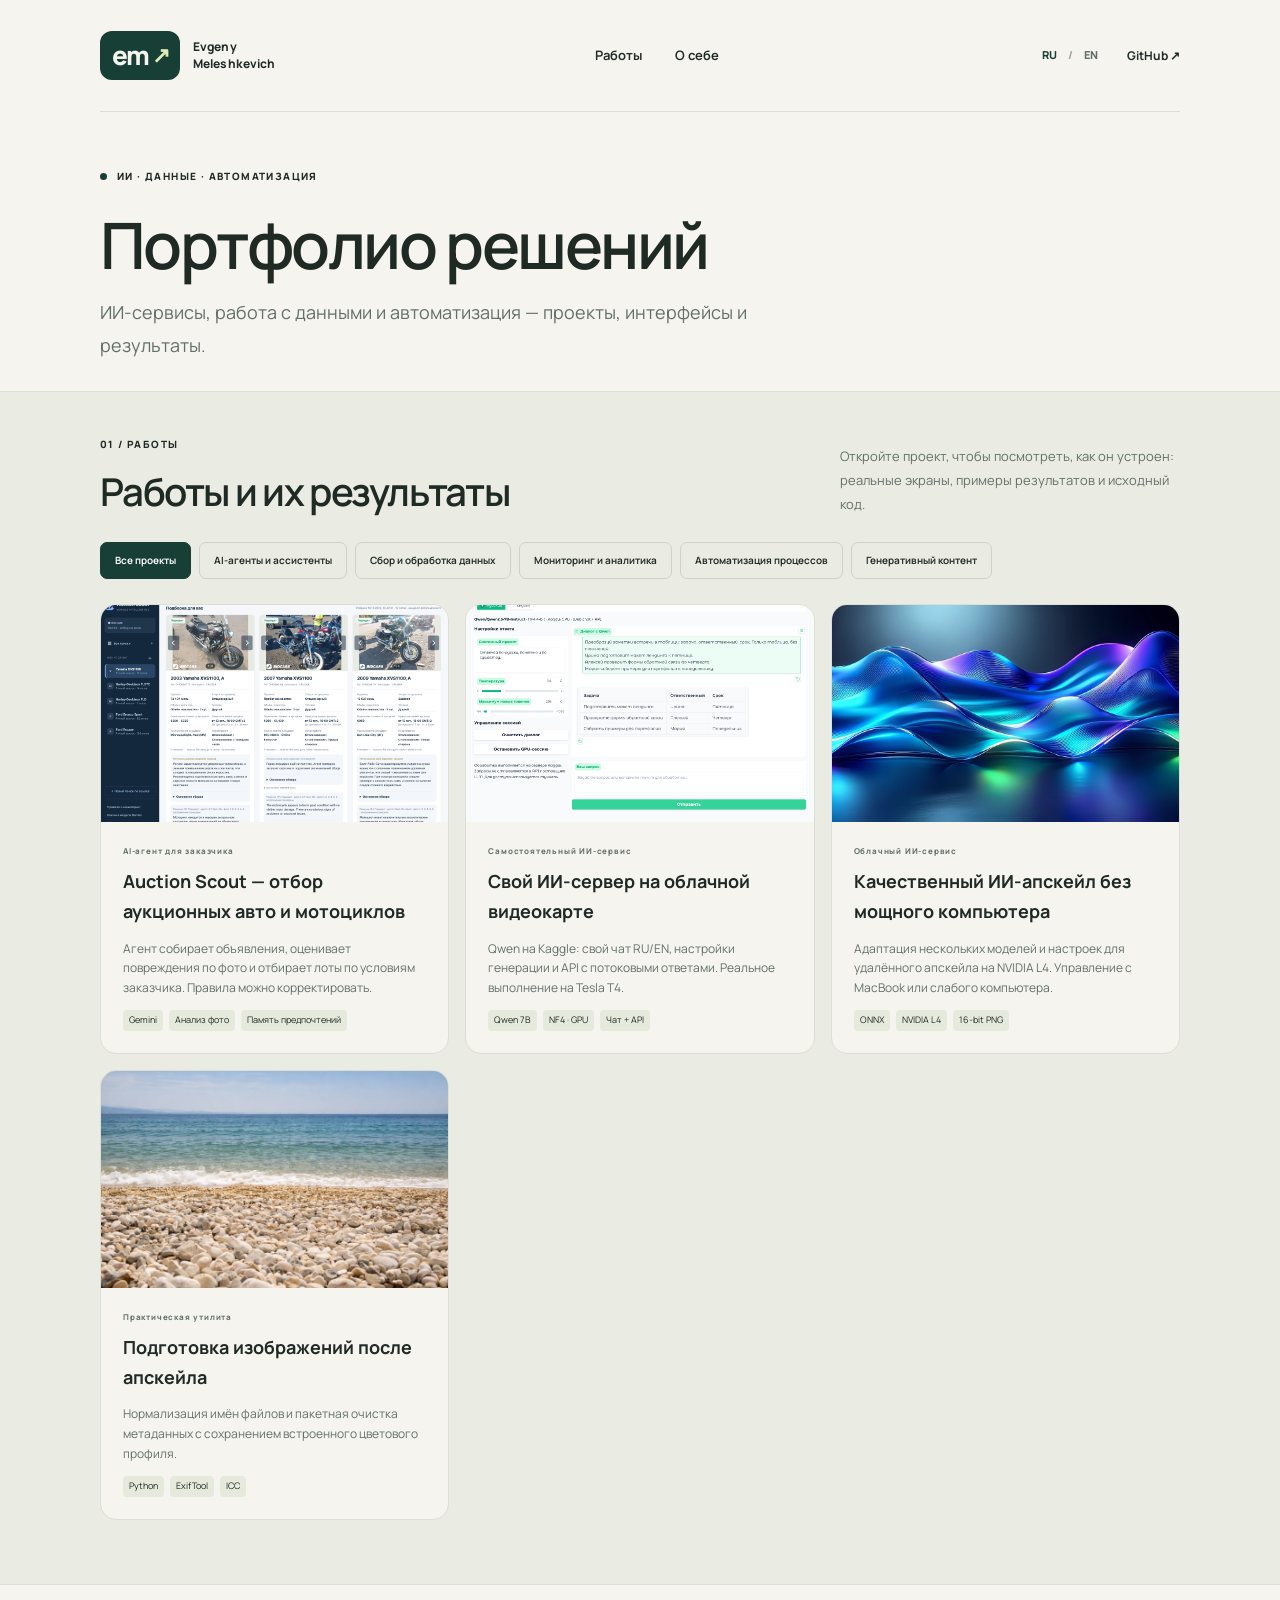
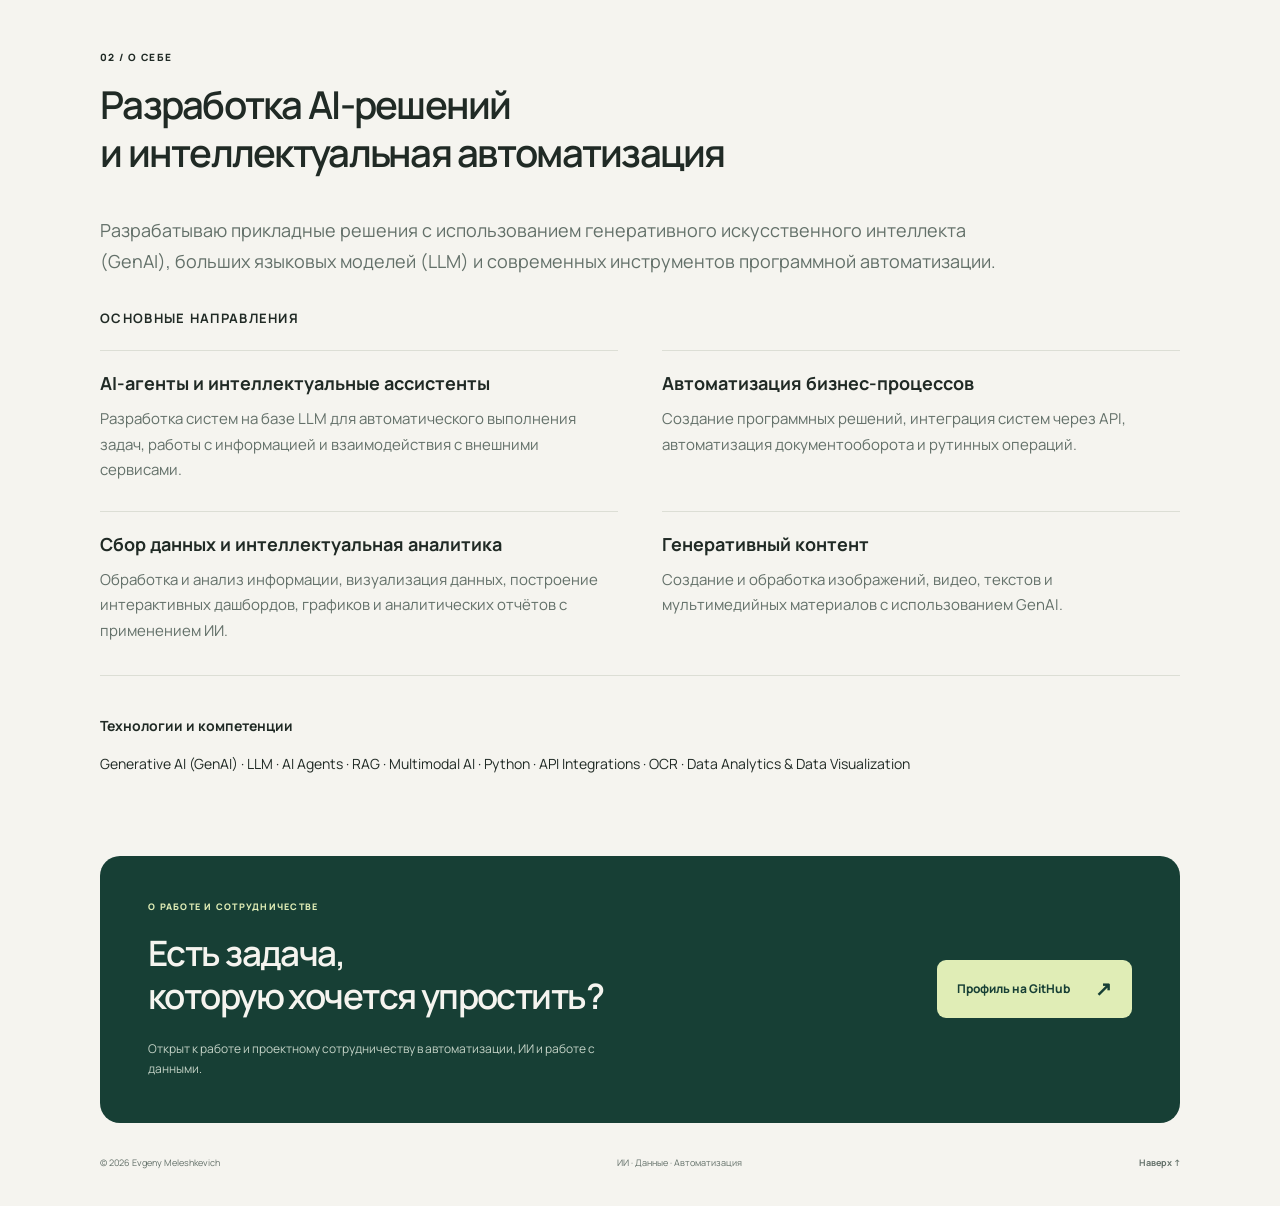
<file: index.html>
<!doctype html>
<html lang="ru"><head><meta charset="utf-8"><meta name="viewport" content="width=device-width,initial-scale=1"><meta name="theme-color" content="#f5f4ef"><title>Evgeny Meleshkevich — AI, Data & Automation</title><meta name="description" content="Евгений Мелешкевич. ИИ-инструменты, сбор данных, аналитика и автоматизация рабочих процессов."><link rel="canonical" href="https://evgeny-meleshkevich.github.io/"><link rel="icon" href="assets/favicon.svg" type="image/svg+xml"><link rel="stylesheet" href="style.css"><script src="projects.js?v=20261010-retina-layout" defer></script><script src="app.js?v=20261008-filters" defer></script><link rel="stylesheet" href="image-viewer.css?v=20261010"><script src="image-viewer.js?v=20261010" defer></script><link rel="stylesheet" href="themes.css?v=20261010"><script src="themes.js?v=20261010-green"></script></head>
<body><a class="skip" href="#main" data-i18n="skip">Перейти к содержимому</a>
<header class="header"><a class="brand" href="#" aria-label="Evgeny Meleshkevich"><span class="monogram">em<span>↗</span></span><span class="brand-name">Evgeny<br>Meleshkevich</span></a><nav aria-label="Главная навигация" id="navigation"><a href="#work" data-i18n="navWork">Работы</a><a href="#about" data-i18n="navAbout">О себе</a></nav><div class="header-actions"><div class="languages" role="group" aria-label="Язык / Language"><button type="button" data-lang="ru" aria-pressed="true">RU</button><span>/</span><button type="button" data-lang="en" aria-pressed="false">EN</button></div><a class="github-link" href="https://github.com/evgeny-meleshkevich" target="_blank" rel="noopener noreferrer">GitHub ↗</a><button class="menu-button" type="button" aria-expanded="false" aria-controls="navigation" aria-label="Открыть меню">☰</button></div></header>
<main id="main"><section class="hero wrap work-hero"><div class="eyebrow"><span class="dot"></span><span data-i18n="eyebrow">ИИ · ДАННЫЕ · АВТОМАТИЗАЦИЯ</span></div><h1 data-i18n="portfolioHeading">Портфолио решений</h1><p class="intro" data-i18n="portfolioLead">ИИ-сервисы, работа с данными и автоматизация — проекты, интерфейсы и результаты.</p></section>
<section class="work-section" id="work"><div class="wrap section"><div class="section-heading"><div><p class="eyebrow" data-i18n="workEyebrow">01 / РАБОТЫ</p><h2 data-i18n="workTitle">Работы и их результаты</h2></div><p class="section-intro" data-i18n="workIntro">Откройте проект, чтобы посмотреть, как он устроен: реальные экраны, примеры результатов и исходный код.</p></div><div class="filters" id="filters" role="group" aria-label="Фильтр работ"></div><div id="project-list" class="project-list"></div><div id="empty-state" class="empty-state"><div class="empty-symbol" aria-hidden="true">↗</div><div><h3 id="empty-title" data-i18n="emptyTitle">Кейсы готовятся к публикации</h3><p id="empty-copy" data-i18n="emptyCopy">Здесь появятся описания работ, реальные экраны и результаты. Можно выбрать направление выше.</p></div><span class="empty-label" data-i18n="emptyLabel">ПОПОЛНЯЕТСЯ ПОЭТАПНО</span></div>
</div></section>
<section class="section wrap about-section" id="about"><div class="section-heading"><div><p class="eyebrow" data-i18n="aboutLabel">02 / О СЕБЕ</p><h2 data-i18n="aboutTitle">Разработка AI-решений <br>и интеллектуальная автоматизация</h2></div></div><p class="about-lead" data-i18n="aboutLead">Разрабатываю прикладные решения с использованием генеративного искусственного интеллекта (GenAI), больших языковых моделей (LLM) и современных инструментов программной автоматизации.</p><h3 class="about-subtitle" data-i18n="areasLabel">Основные направления</h3><div class="about-grid">
<article><h3 data-i18n="areaAiTitle">AI-агенты и интеллектуальные ассистенты</h3><p data-i18n="areaAiCopy">Разработка систем на базе LLM для автоматического выполнения задач, работы с информацией и взаимодействия с внешними сервисами.</p></article>
<article><h3 data-i18n="areaProcessTitle">Автоматизация бизнес-процессов</h3><p data-i18n="areaProcessCopy">Создание программных решений, интеграция систем через API, автоматизация документооборота и рутинных операций.</p></article>
<article><h3 data-i18n="areaDataTitle">Сбор данных и интеллектуальная аналитика</h3><p data-i18n="areaDataCopy">Обработка и анализ информации, визуализация данных, построение интерактивных дашбордов, графиков и аналитических отчётов с применением ИИ.</p></article>
<article><h3 data-i18n="areaContentTitle">Генеративный контент</h3><p data-i18n="areaContentCopy">Создание и обработка изображений, видео, текстов и мультимедийных материалов с использованием GenAI.</p></article>
</div><div class="competencies"><h3 data-i18n="technologiesLabel">Технологии и компетенции</h3><p>Generative AI (GenAI) · LLM · AI Agents · RAG · Multimodal AI · Python · API Integrations · OCR · Data Analytics &amp; Data Visualization</p></div></section>
<section class="contact wrap"><div><p class="eyebrow" data-i18n="contactEyebrow">О РАБОТЕ И СОТРУДНИЧЕСТВЕ</p><h2 data-i18n="contactTitle">Есть задача,<br>которую хочется упростить?</h2><p data-i18n="contactCopy">Открыт к работе и проектному сотрудничеству в автоматизации, ИИ и работе с данными.</p></div><a class="button primary" href="https://github.com/evgeny-meleshkevich" target="_blank" rel="noopener noreferrer"><span data-i18n="githubProfile">Профиль на GitHub</span><span>↗</span></a></section></main>
<footer class="wrap footer"><span>© 2026 Evgeny Meleshkevich</span><span data-i18n="footerLabel">ИИ · Данные · Автоматизация</span><a href="#" data-i18n="backTop">Наверх ↑</a></footer>
<dialog id="format-dialog" aria-labelledby="dialog-title"><div class="dialog-header"><span class="eyebrow" data-i18n="dialogLabel">СТРУКТУРА БУДУЩЕГО КЕЙСА</span><button id="close-dialog" type="button" aria-label="Закрыть">✕</button></div><h2 id="dialog-title"></h2><p id="dialog-description"></p><ol id="dialog-steps"></ol><p class="dialog-footnote" data-i18n="dialogFootnote">Это пример структуры. Здесь нет вымышленных клиентов, показателей или результатов.</p></dialog><noscript><p class="wrap">JavaScript is required for category filters and language switching. / Для фильтров и переключения языка нужен JavaScript.</p></noscript></body></html>
</file>
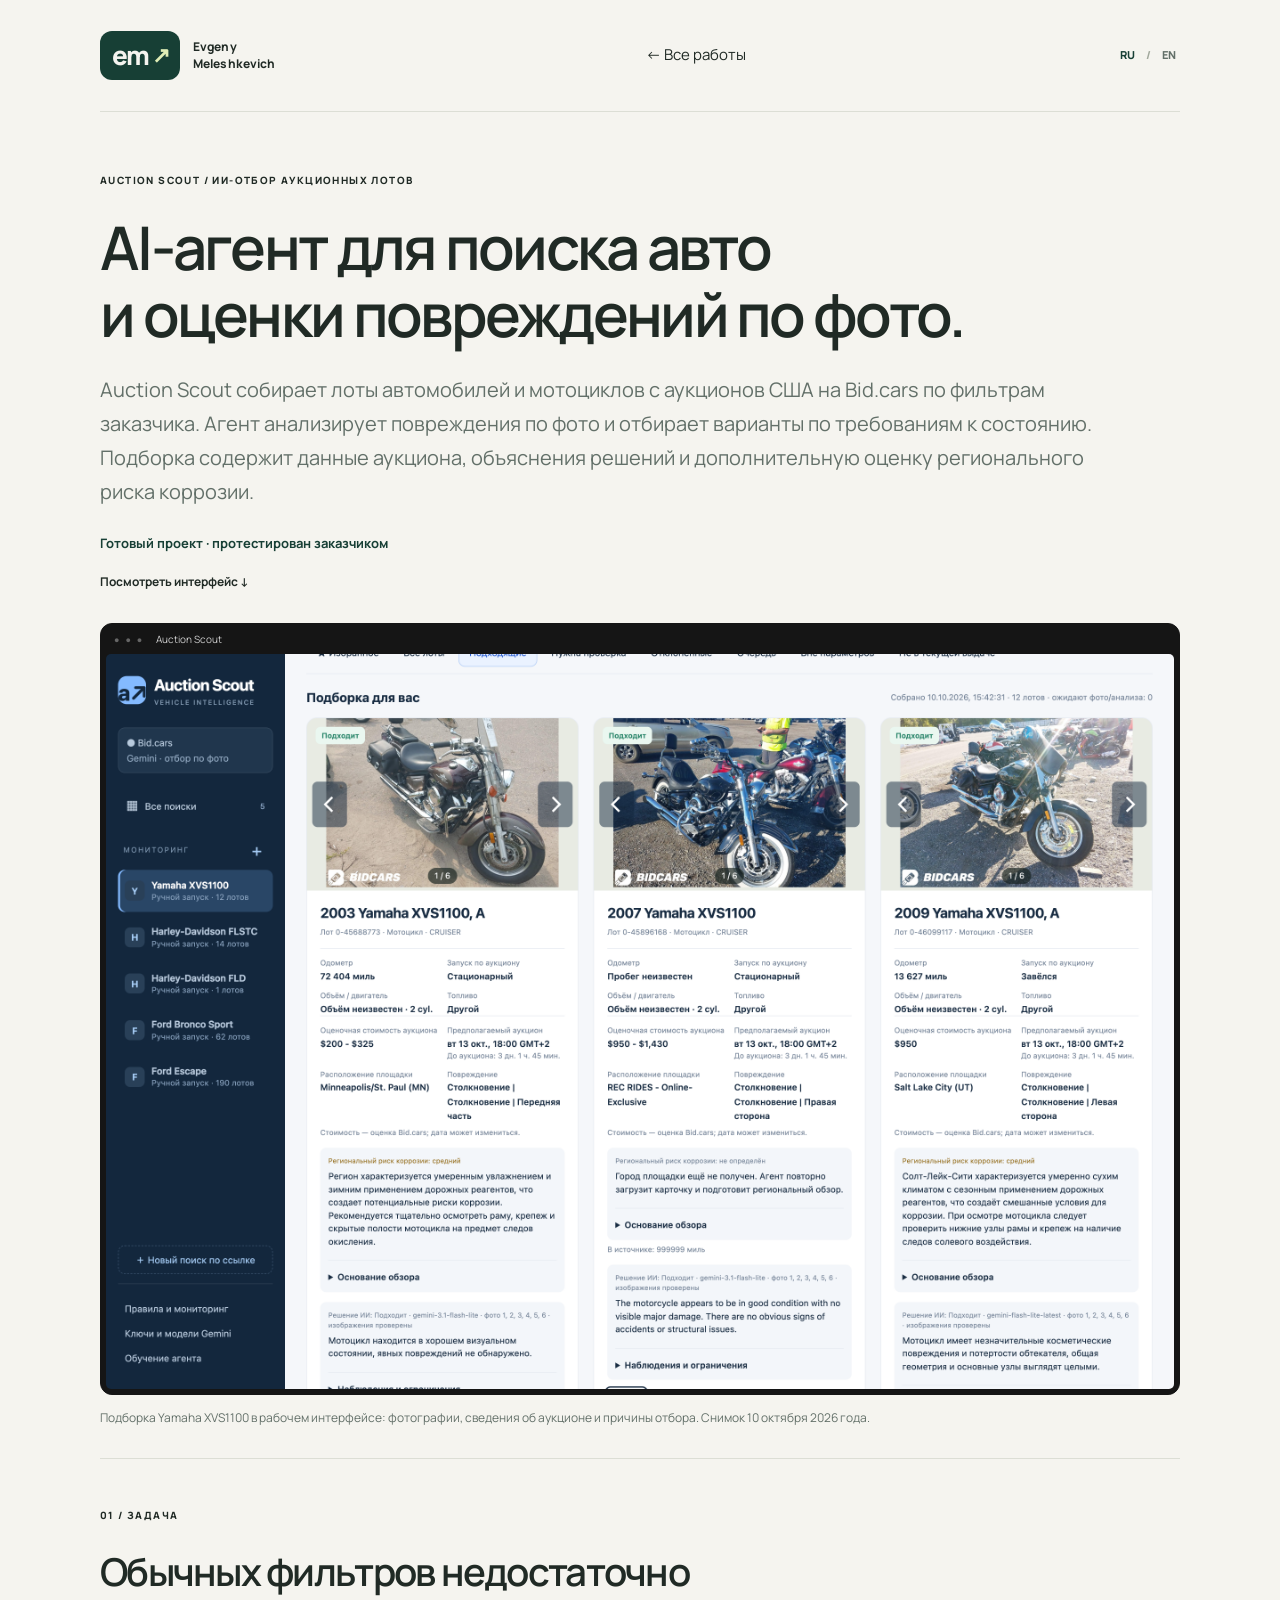
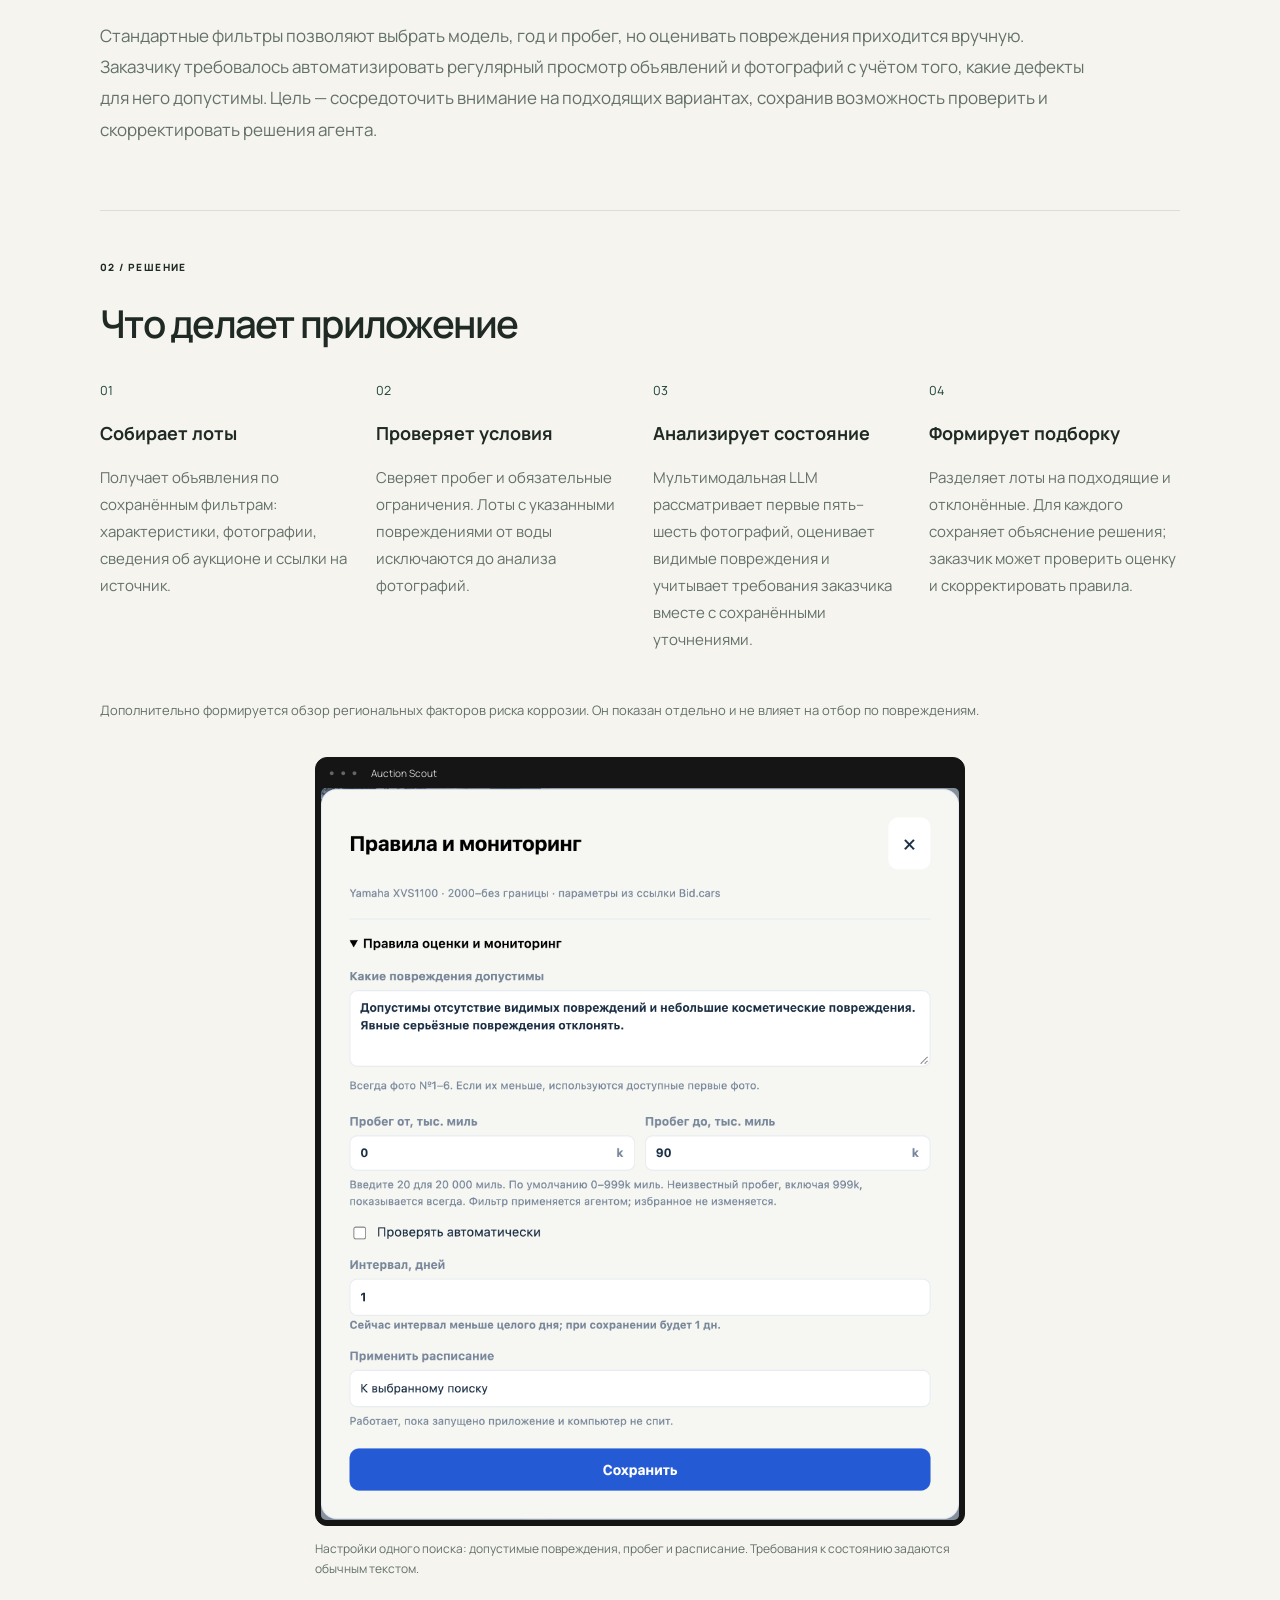
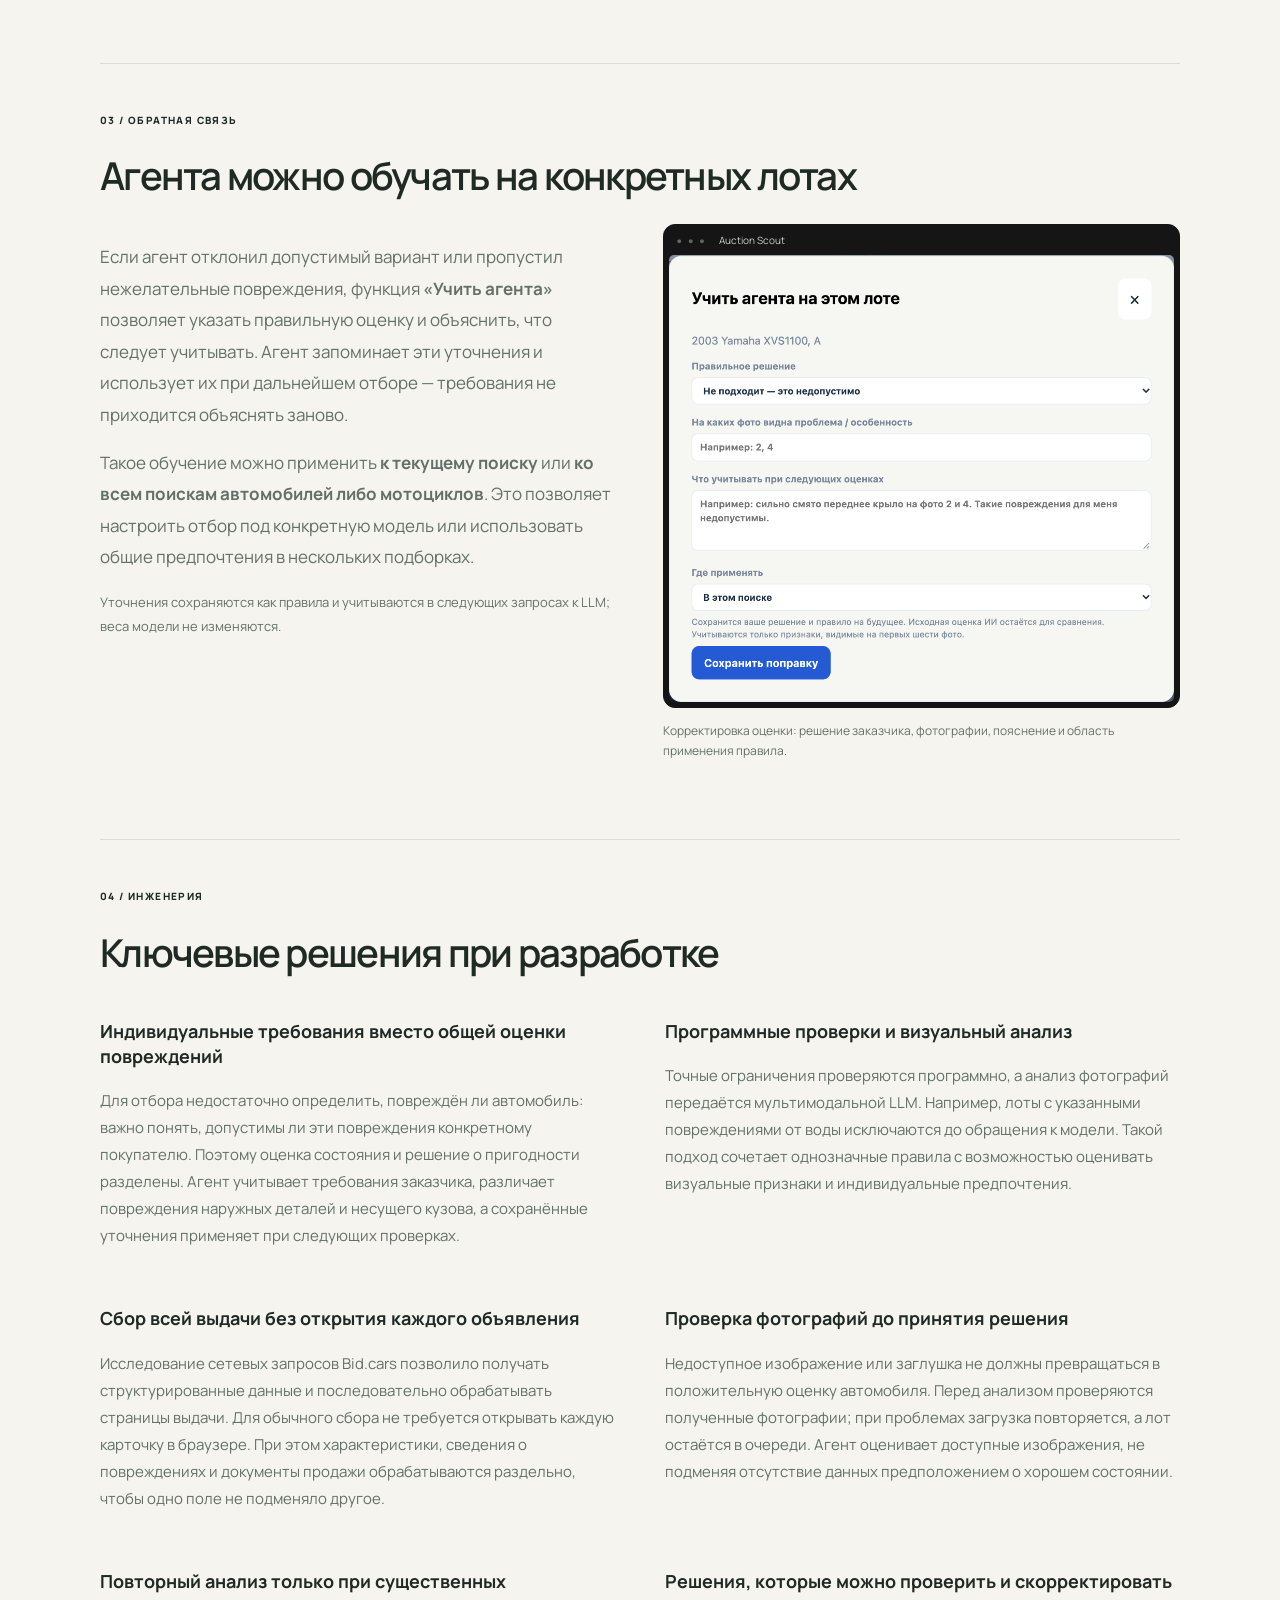
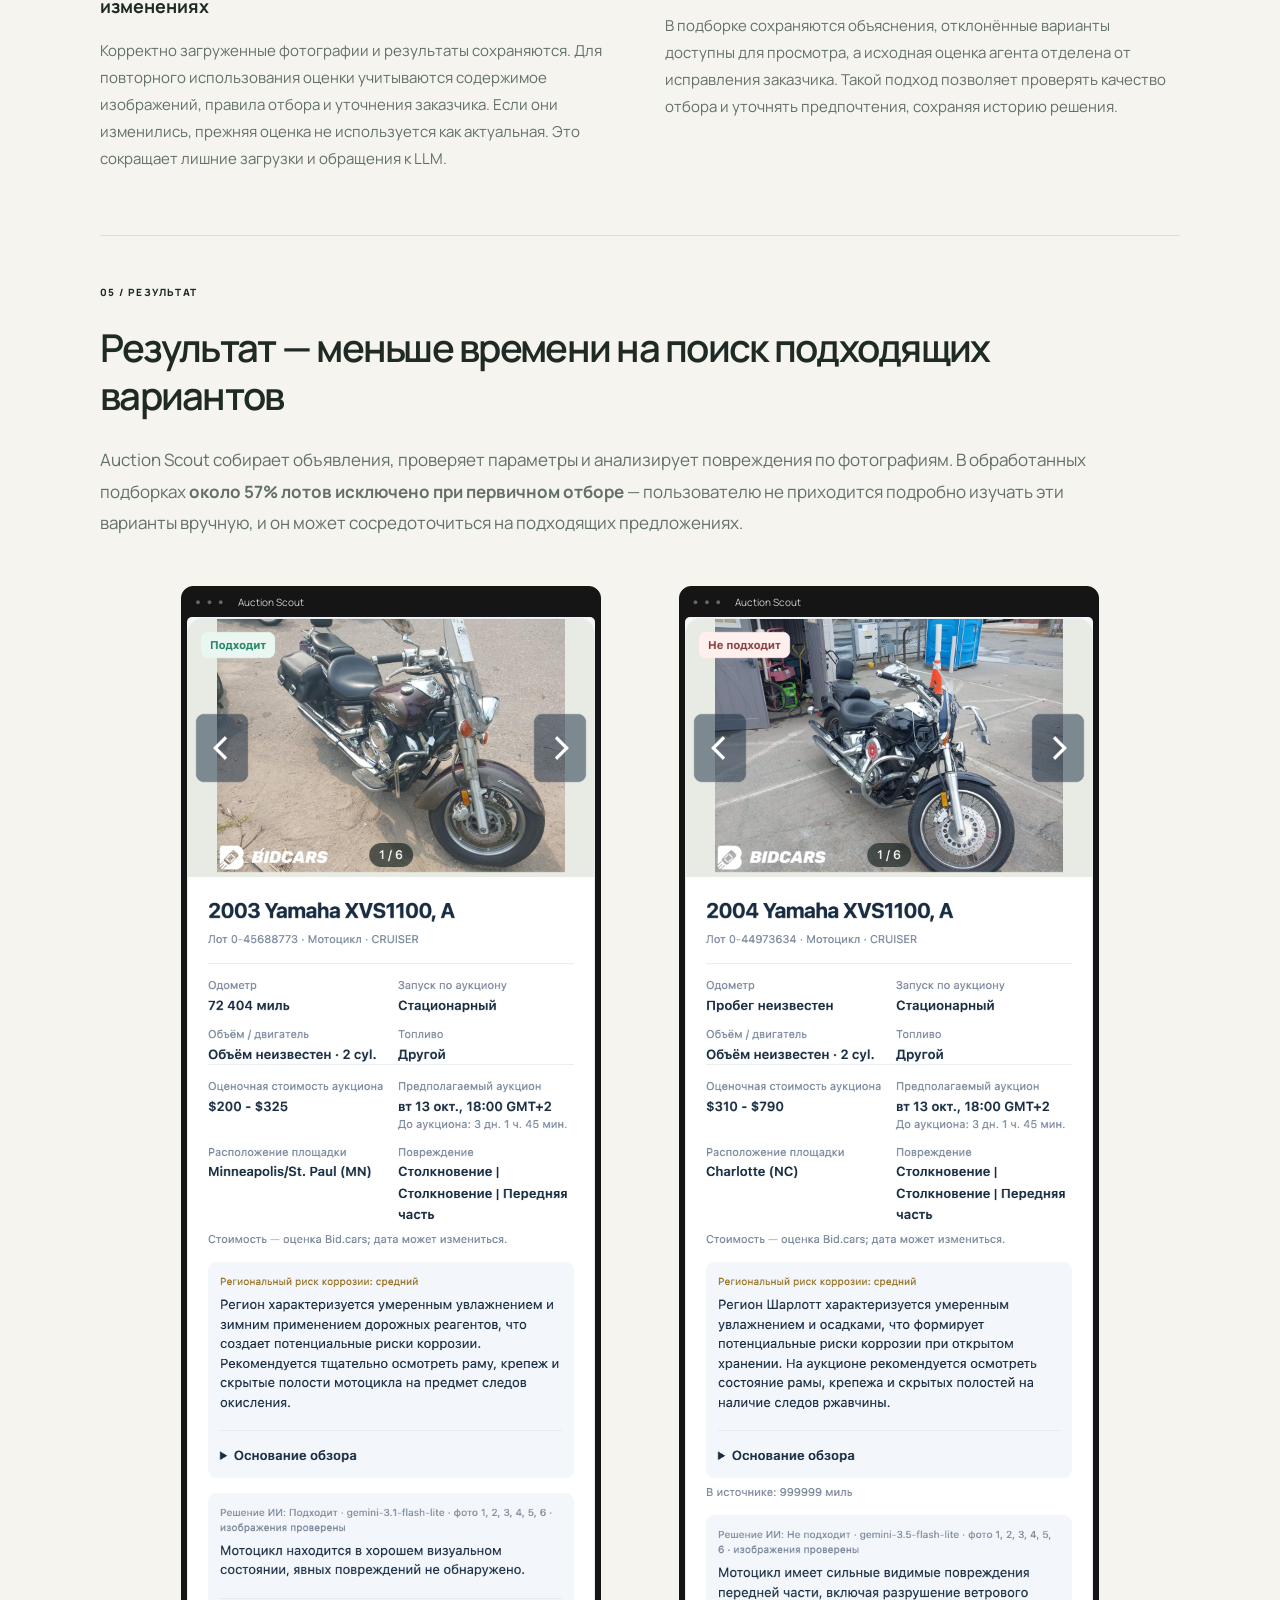
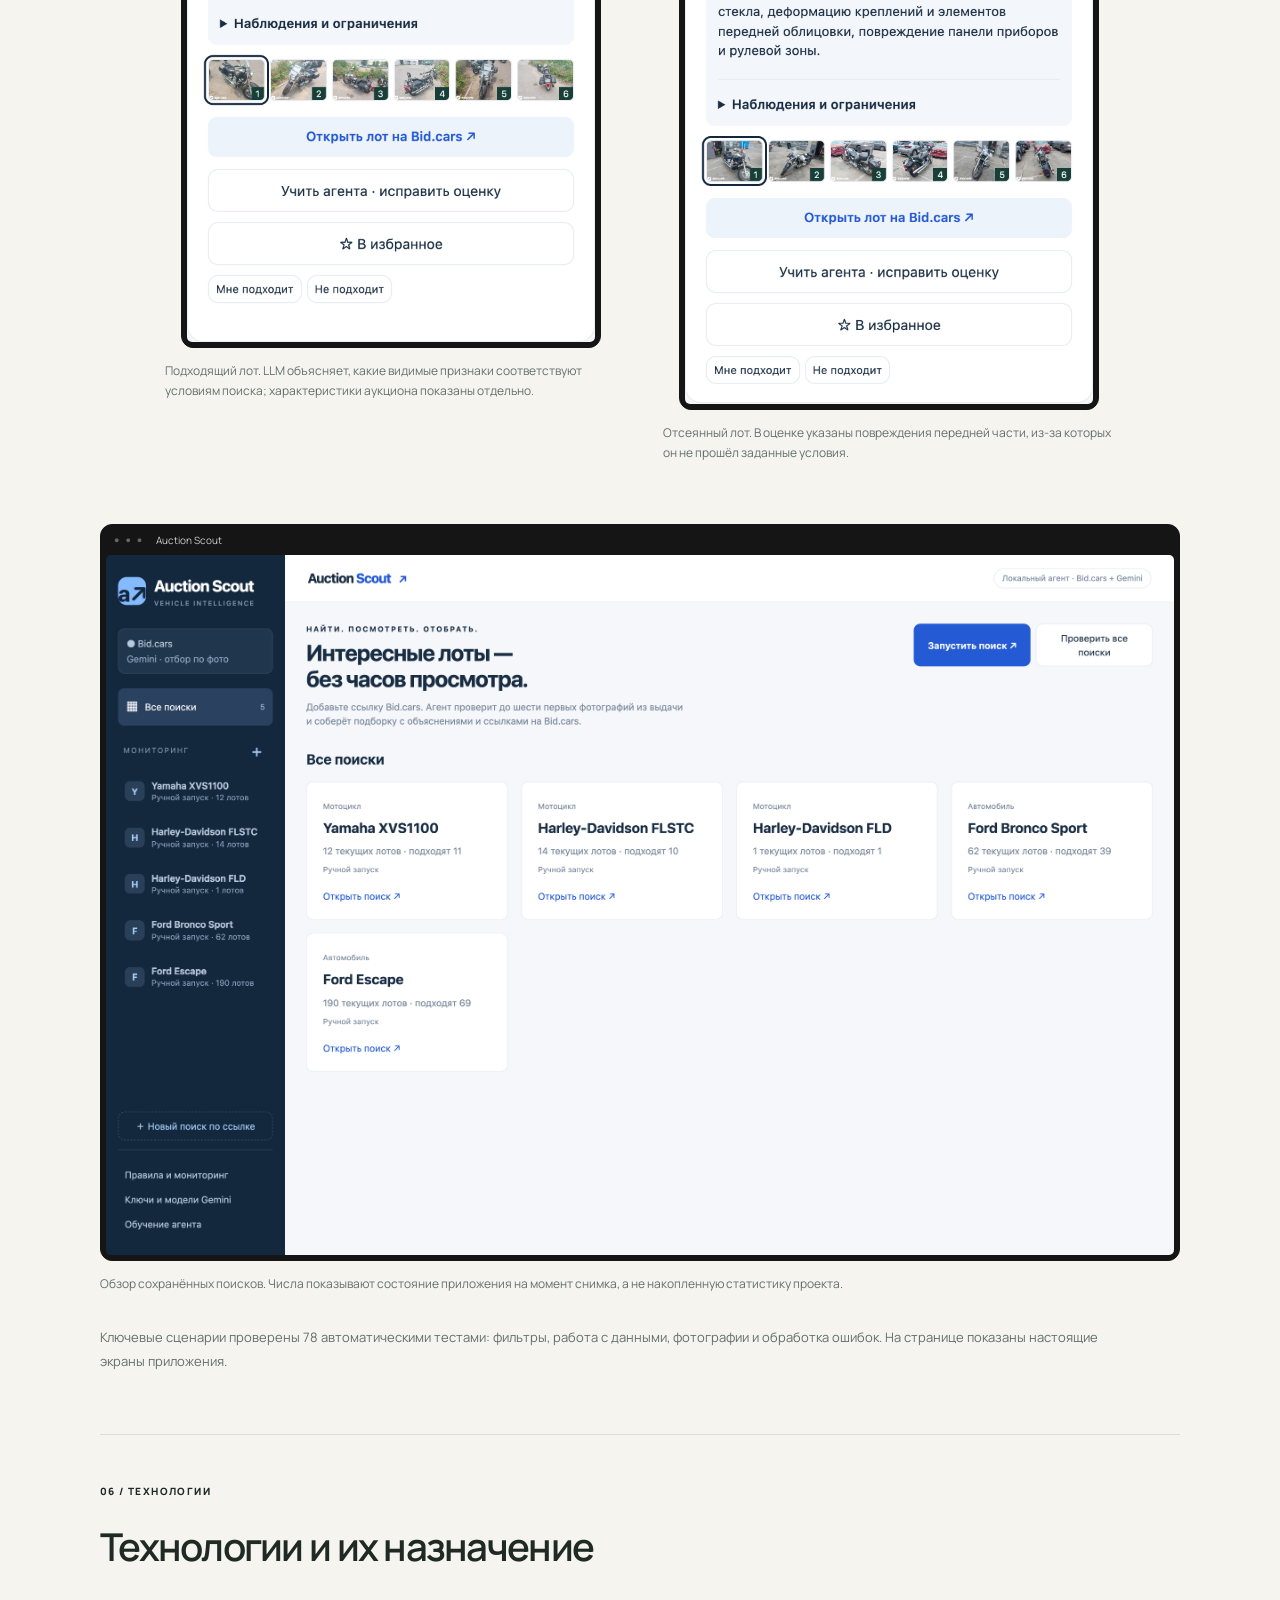
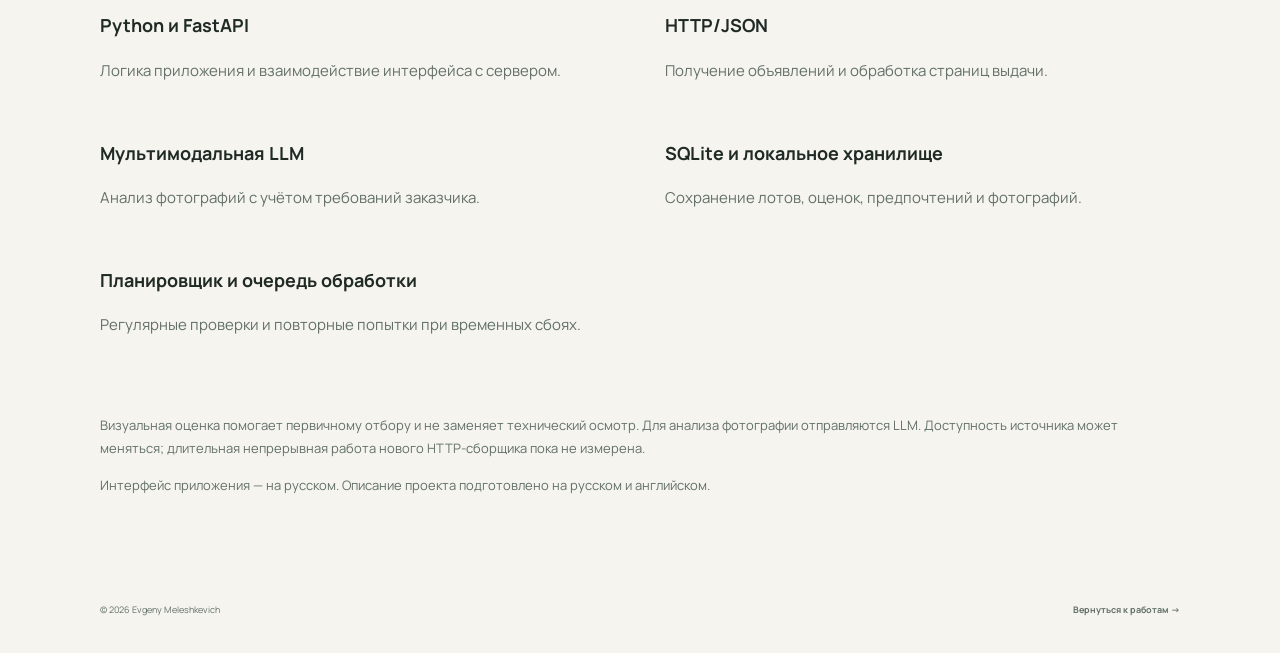
<file: work/auction-scout/index.html>
<!DOCTYPE html>

<html lang="ru"><head><meta charset="utf-8"/><meta content="width=device-width,initial-scale=1" name="viewport"/><title>Auction Scout — ИИ-отбор аукционных автомобилей</title><meta content="AI-агент для заказчика: сбор объявлений Bid.cars, отбор автомобилей и мотоциклов по фото и корректировка правил." name="description"/><link href="https://evgeny-meleshkevich.github.io/work/auction-scout/" rel="canonical"/><link href="../../assets/favicon.svg" rel="icon"/><link href="../../style.css" rel="stylesheet"/><link href="auction.css?v=20261010-frame" rel="stylesheet"/><link href="../../image-viewer.css?v=20261010" rel="stylesheet"/><script defer="" src="auction.js?v=20261010-approved-copy"></script><script defer="" src="../../image-viewer.js?v=20261010"></script><link href="../../themes.css?v=20261010" rel="stylesheet"/><script src="../../themes.js?v=20261010-green"></script></head><body><header class="header"><a class="brand" data-home="" href="../../#work"><span class="monogram">em<span>↗</span></span><span class="brand-name">Evgeny<br/>Meleshkevich</span></a><a data-home="" data-t="back" href="../../#work">← Все работы</a><div class="languages"><button aria-pressed="true" data-lang="ru">RU</button><span>/</span><button aria-pressed="false" data-lang="en">EN</button></div></header><main class="wrap scout-main"><p class="eyebrow" data-t="kicker">AUCTION SCOUT / ИИ-ОТБОР АУКЦИОННЫХ ЛОТОВ</p><h1 class="" data-t="title">AI-агент для поиска авто <br/>и оценки повреждений по фото.</h1><p class="scout-intro" data-t="intro">Auction Scout собирает лоты автомобилей и мотоциклов с аукционов США на Bid.cars по фильтрам заказчика. Агент анализирует повреждения по фото и отбирает варианты по требованиям к состоянию. Подборка содержит данные аукциона, объяснения решений и дополнительную оценку регионального риска коррозии.</p><p class="project-status" data-t="status">Готовый проект · протестирован заказчиком</p><a class="text-link" data-t="demo" href="#solution">Посмотреть интерфейс ↓</a><figure class="shot"><div class="screenshot-frame"><div aria-hidden="true" class="screenshot-bar"><span class="screenshot-dots">● ● ●</span><span>Auction Scout</span></div><img alt="Auction Scout — selection" loading="lazy" src="assets/selection-retina.png"/></div><figcaption data-t="heroCaption">Подборка Yamaha XVS1100 в рабочем интерфейсе: фотографии, сведения об аукционе и причины отбора. Снимок 10 октября 2026 года.</figcaption></figure><section class="case-section"><p class="eyebrow" data-t="taskLabel">01 / ЗАДАЧА</p><h2 class="" data-t="taskTitle">Обычных фильтров недостаточно</h2><p class="" data-t="task">Стандартные фильтры позволяют выбрать модель, год и пробег, но оценивать повреждения приходится вручную. Заказчику требовалось автоматизировать регулярный просмотр объявлений и фотографий с учётом того, какие дефекты для него допустимы. Цель — сосредоточить внимание на подходящих вариантах, сохранив возможность проверить и скорректировать решения агента.</p></section><section class="case-section" id="solution"><p class="eyebrow" data-t="solutionLabel">02 / РЕШЕНИЕ</p><h2 class="" data-t="solutionTitle">Что делает приложение</h2><div class="scout-pipeline" id="pipeline"></div><p class="fineprint" data-t="corrosion">Дополнительно формируется обзор региональных факторов риска коррозии. Он показан отдельно и не влияет на отбор по повреждениям.</p><figure class="shot dialog-shot"><div class="screenshot-frame"><div aria-hidden="true" class="screenshot-bar"><span class="screenshot-dots">● ● ●</span><span>Auction Scout</span></div><img alt="Auction Scout — rules" loading="lazy" src="assets/rules-retina.png"/></div><figcaption data-t="criteriaCaption">Настройки одного поиска: допустимые повреждения, пробег и расписание. Требования к состоянию задаются обычным текстом.</figcaption></figure></section><section class="case-section"><p class="eyebrow" data-t="learningLabel">03 / ОБРАТНАЯ СВЯЗЬ</p><h2 class="" data-t="learningTitle">Агента можно обучать на конкретных лотах</h2><div class="learning-layout"><div><div class="" data-t="learning"><p>Если агент отклонил допустимый вариант или пропустил нежелательные повреждения, функция <strong>«Учить агента»</strong> позволяет указать правильную оценку и объяснить, что следует учитывать. Агент запоминает эти уточнения и использует их при дальнейшем отборе — требования не приходится объяснять заново.</p><p>Такое обучение можно применить <strong>к текущему поиску</strong> или <strong>ко всем поискам автомобилей либо мотоциклов</strong>. Это позволяет настроить отбор под конкретную модель или использовать общие предпочтения в нескольких подборках.</p></div><p class="fineprint" data-t="learningNote">Уточнения сохраняются как правила и учитываются в следующих запросах к LLM; веса модели не изменяются.</p></div><figure class="shot"><div class="screenshot-frame"><div aria-hidden="true" class="screenshot-bar"><span class="screenshot-dots">● ● ●</span><span>Auction Scout</span></div><img alt="Auction Scout — correction" loading="lazy" src="assets/correction-retina.png"/></div><figcaption data-t="correctionCaption">Корректировка оценки: решение заказчика, фотографии, пояснение и область применения правила.</figcaption></figure></div></section><section class="case-section"><p class="eyebrow" data-t="engineeringLabel">04 / ИНЖЕНЕРИЯ</p><h2 class="" data-t="engineeringTitle">Ключевые решения при разработке</h2><div class="scout-engineering" id="engineering-grid"></div></section><section class="case-section"><p class="eyebrow" data-t="resultLabel">05 / РЕЗУЛЬТАТ</p><h2 class="" data-t="resultTitle">Результат — меньше времени на поиск подходящих вариантов</h2><p class="" data-t="result">Auction Scout собирает объявления, проверяет параметры и анализирует повреждения по фотографиям. В обработанных подборках <strong>около 57% лотов исключено при первичном отборе</strong> — пользователю не приходится подробно изучать эти варианты вручную, и он может сосредоточиться на подходящих предложениях.</p><div class="result-shots"><figure class="shot"><div class="screenshot-frame"><div aria-hidden="true" class="screenshot-bar"><span class="screenshot-dots">● ● ●</span><span>Auction Scout</span></div><img alt="Auction Scout — assessment" loading="lazy" src="assets/assessment-retina.png"/></div><figcaption data-t="acceptedCaption">Подходящий лот. LLM объясняет, какие видимые признаки соответствуют условиям поиска; характеристики аукциона показаны отдельно.</figcaption></figure><figure class="shot"><div class="screenshot-frame"><div aria-hidden="true" class="screenshot-bar"><span class="screenshot-dots">● ● ●</span><span>Auction Scout</span></div><img alt="Auction Scout — rejected" loading="lazy" src="assets/rejected-retina.png"/></div><figcaption data-t="rejectedCaption">Отсеянный лот. В оценке указаны повреждения передней части, из-за которых он не прошёл заданные условия.</figcaption></figure></div><figure class="shot"><div class="screenshot-frame"><div aria-hidden="true" class="screenshot-bar"><span class="screenshot-dots">● ● ●</span><span>Auction Scout</span></div><img alt="Auction Scout — overview" loading="lazy" src="assets/overview-retina.png"/></div><figcaption data-t="overviewCaption">Обзор сохранённых поисков. Числа показывают состояние приложения на момент снимка, а не накопленную статистику проекта.</figcaption></figure><p class="fineprint" data-t="proof">Ключевые сценарии проверены 78 автоматическими тестами: фильтры, работа с данными, фотографии и обработка ошибок. На странице показаны настоящие экраны приложения.</p></section><section class="case-section"><p class="eyebrow" data-t="stackLabel">06 / ТЕХНОЛОГИИ</p><h2 data-t="stackTitle">Технологии и их назначение</h2><div class="scout-engineering" id="stack-grid"></div></section><p class="fineprint" data-t="notes">Визуальная оценка помогает первичному отбору и не заменяет технический осмотр. Для анализа фотографии отправляются LLM. Доступность источника может меняться; длительная непрерывная работа нового HTTP-сборщика пока не измерена.</p><p class="fineprint" data-t="uiNote">Интерфейс приложения — на русском. Описание проекта подготовлено на русском и английском.</p></main><footer class="wrap footer"><span>© 2026 Evgeny Meleshkevich</span><a data-home="" data-t="footer" href="../../#work">Вернуться к работам →</a></footer></body></html>
</file>
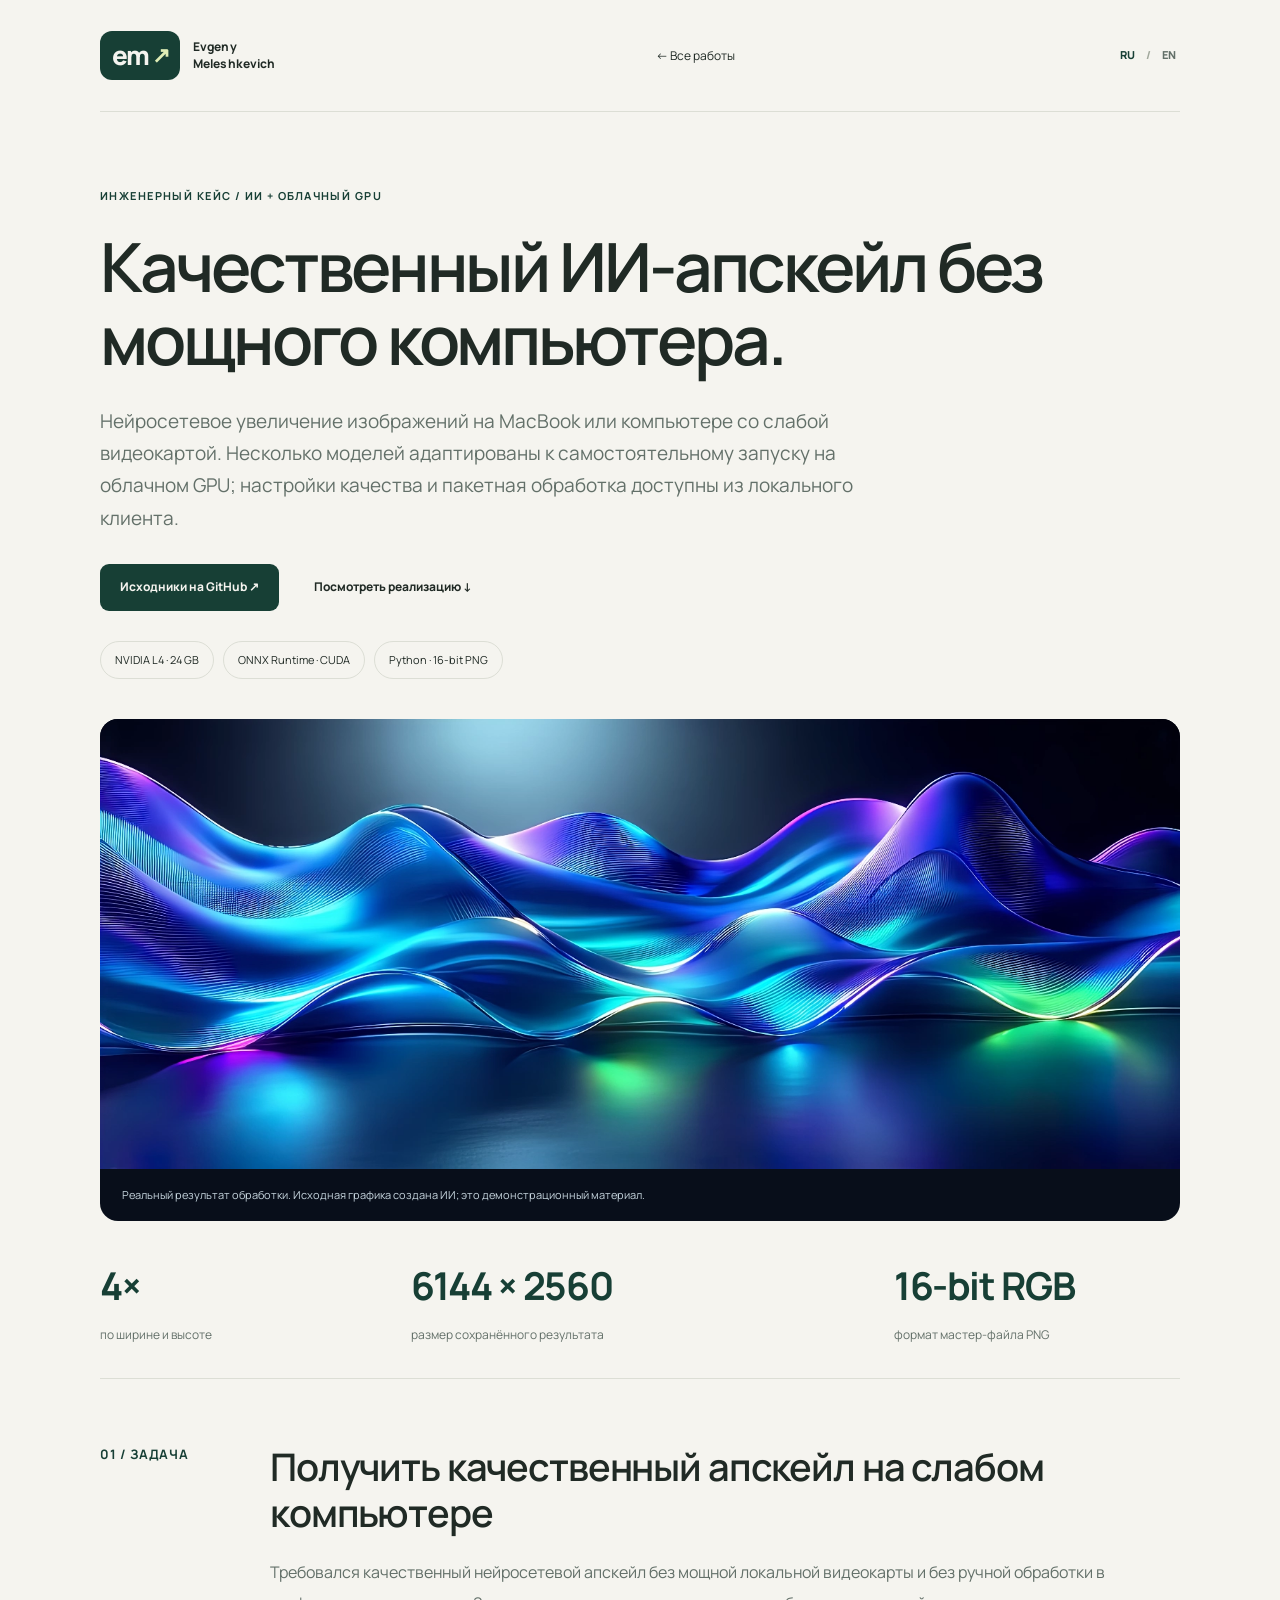
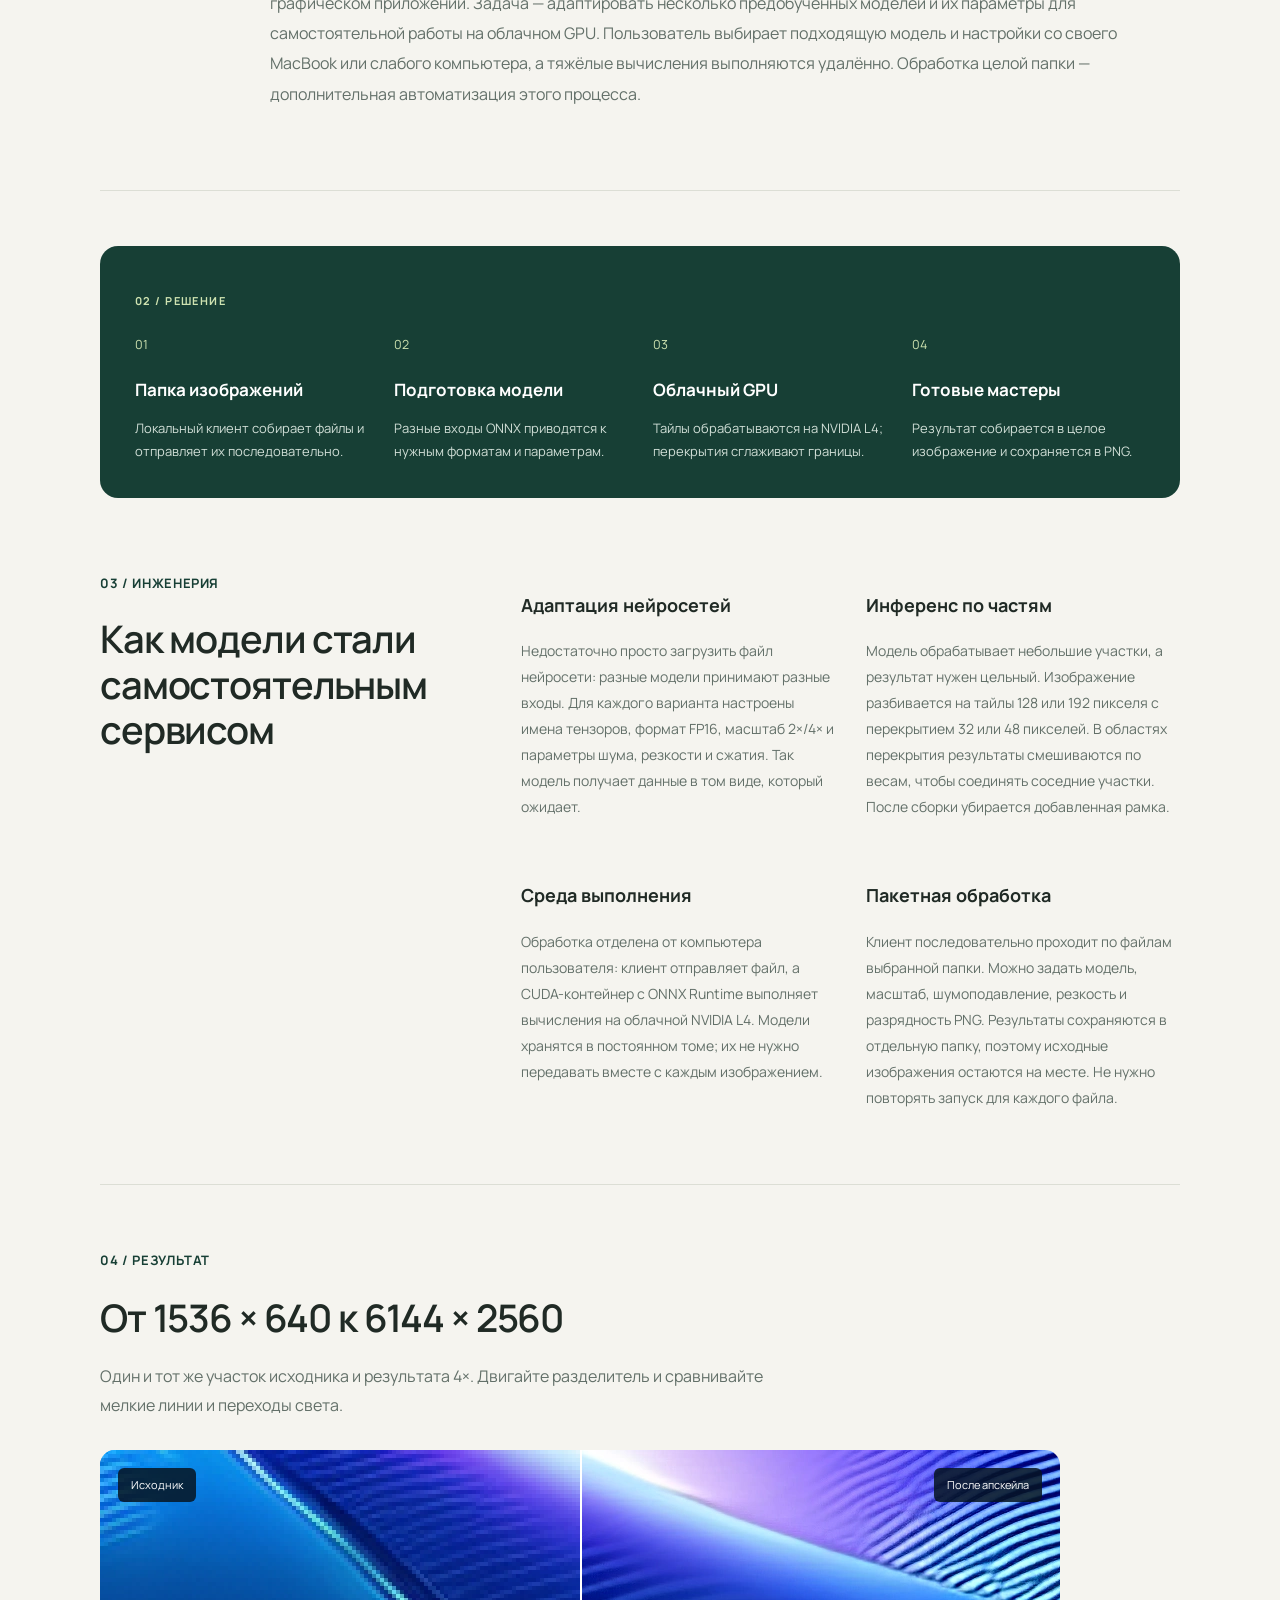
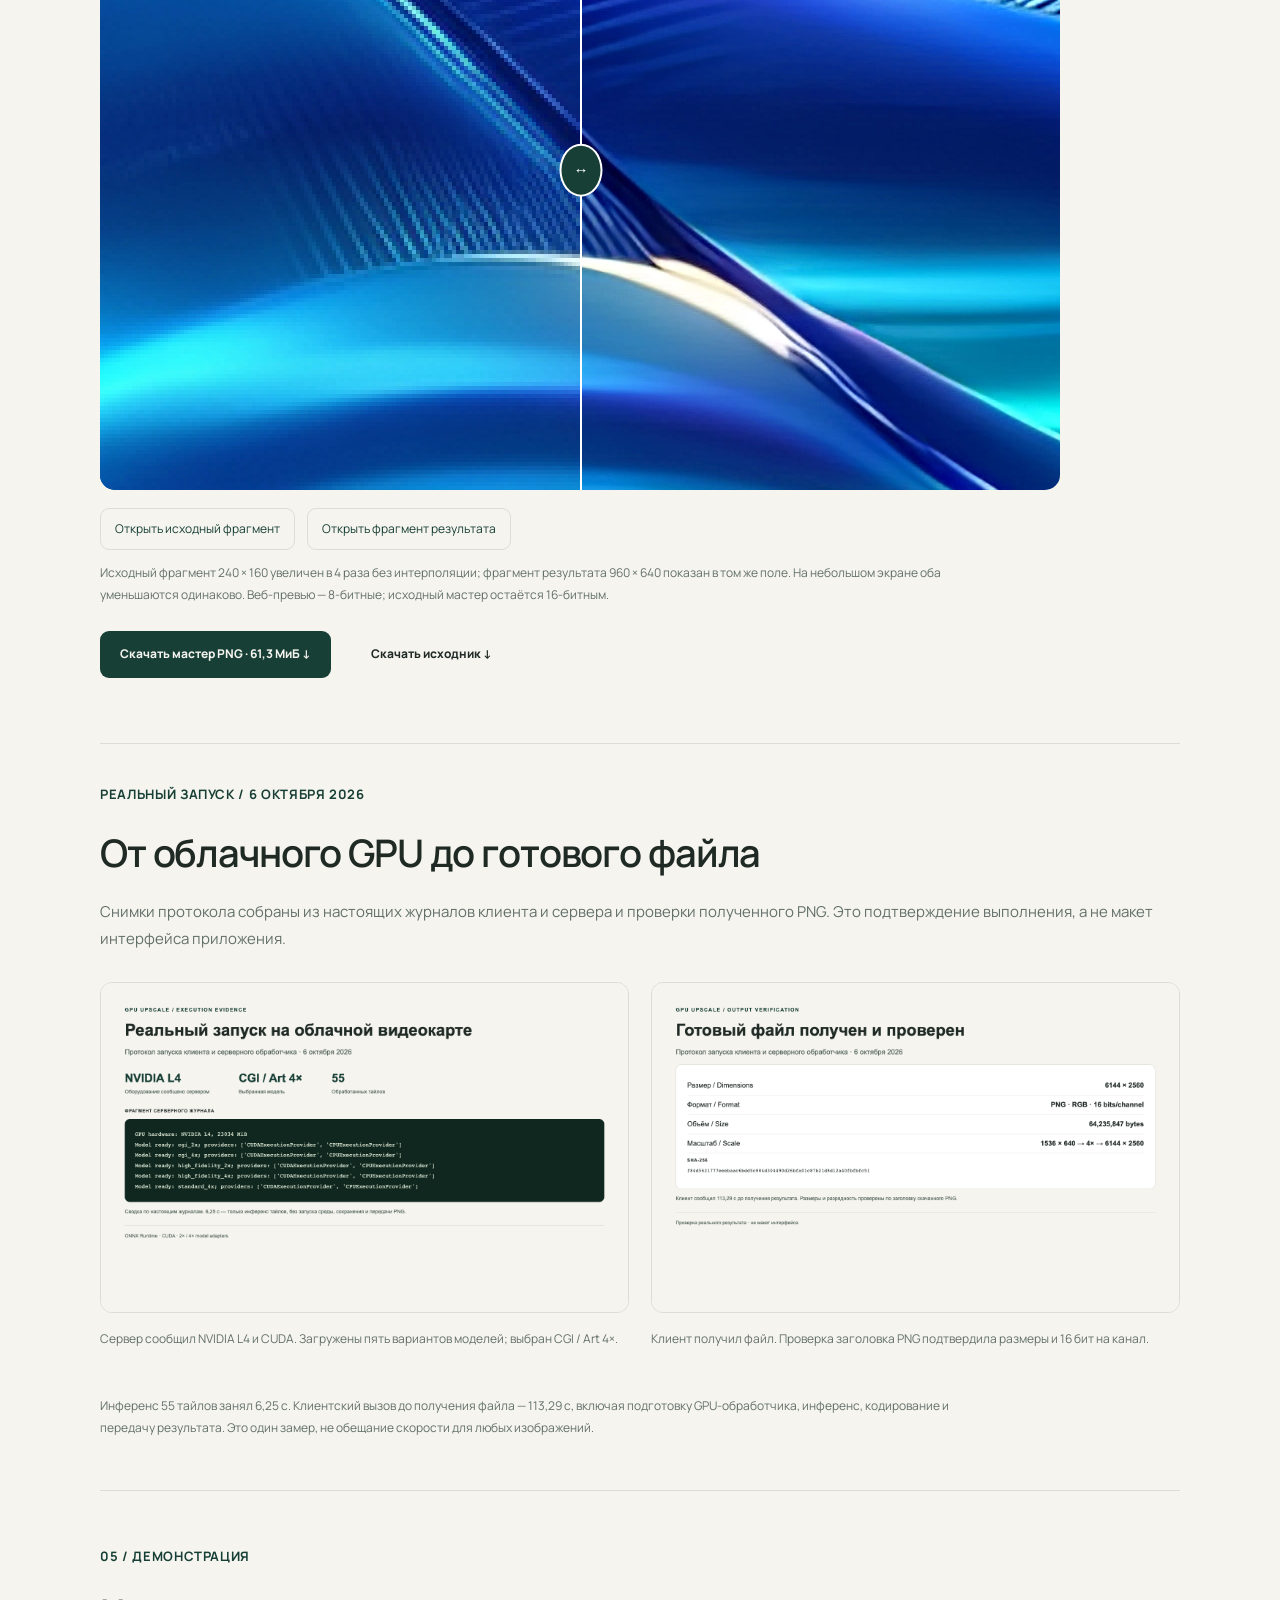
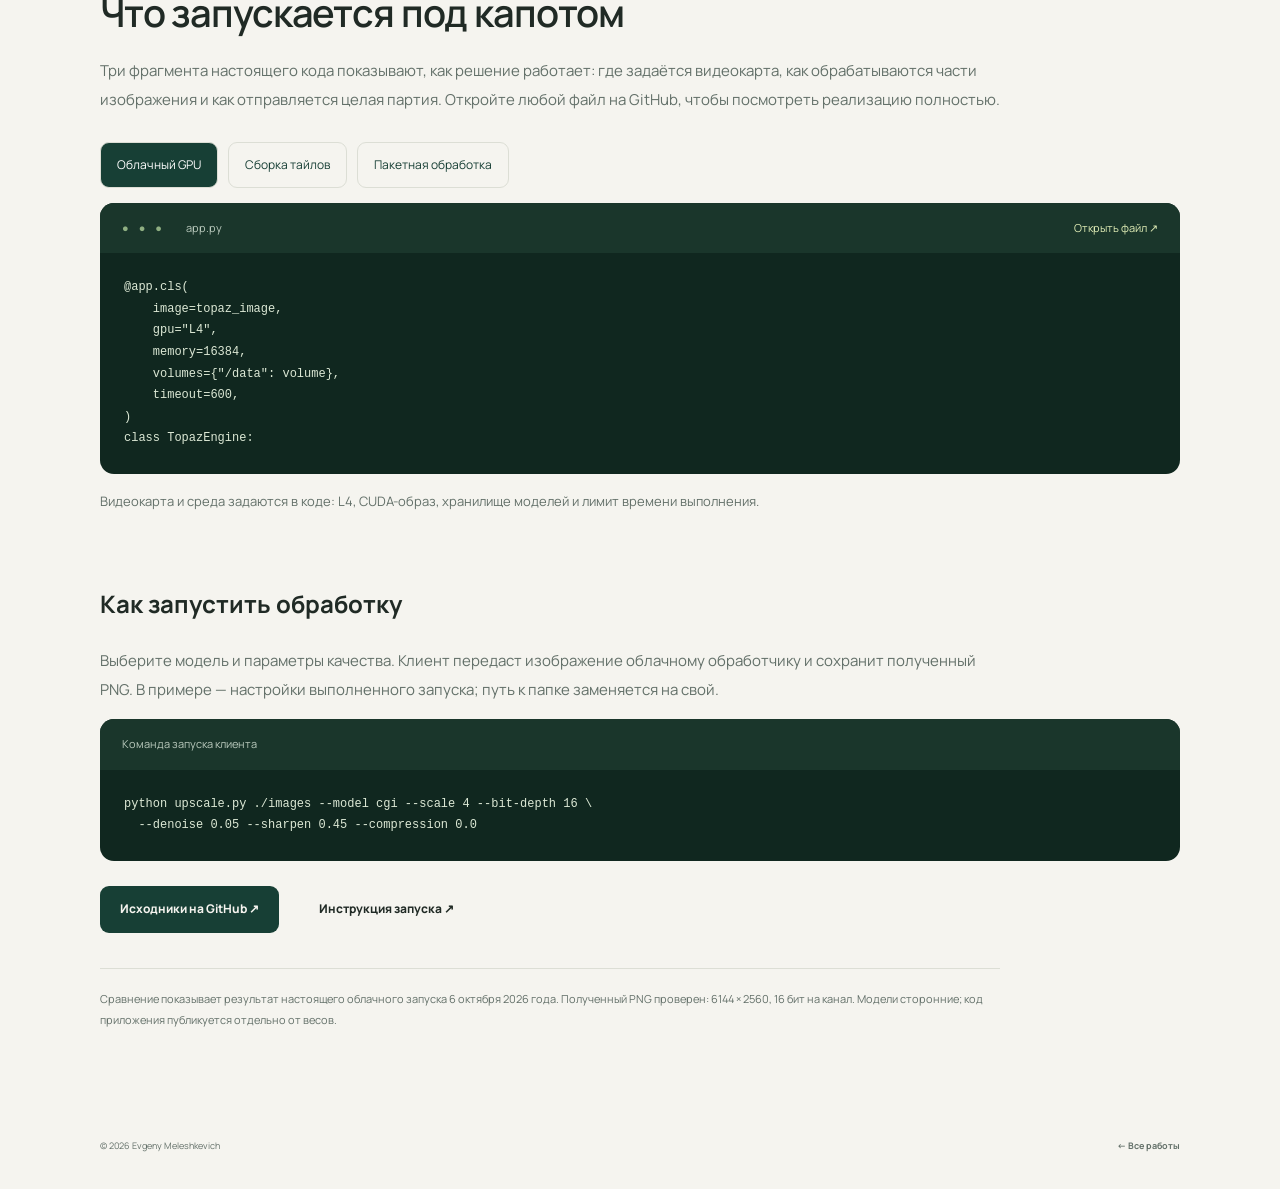
<file: work/cloud-gpu-upscale/index.html>
<!doctype html><html lang="ru"><head><meta charset="utf-8"><meta name="viewport" content="width=device-width,initial-scale=1"><title>Облачный GPU-апскейл — Evgeny Meleshkevich</title><meta name="description" content="Адаптация ONNX-моделей и пакетный апскейл изображений на облачной NVIDIA L4."><link rel="canonical" href="https://evgeny-meleshkevich.github.io/work/cloud-gpu-upscale/"><link rel="icon" href="../../assets/favicon.svg"><link rel="stylesheet" href="../../style.css"><link rel="stylesheet" href="upscale.css"><script src="upscale.js" defer></script><link rel="stylesheet" href="../../image-viewer.css?v=20261010"><script src="../../image-viewer.js?v=20261010" defer></script><link rel="stylesheet" href="../../themes.css?v=20261010"><script src="../../themes.js?v=20261010-green"></script></head><body><header class="header"><a class="brand" href="../../?lang=ru"><span class="monogram">em<span>↗</span></span><span class="brand-name">Evgeny<br>Meleshkevich</span></a><a class="back" data-t="back" href="../../?lang=ru#work">← Все работы</a><div class="languages" role="group" aria-label="Язык / Language"><button data-lang="ru" aria-pressed="true">RU</button><span>/</span><button data-lang="en" aria-pressed="false">EN</button></div></header><main class="wrap gpu-main"><div class="case-kicker" data-t="kicker">ИНЖЕНЕРНЫЙ КЕЙС / ИИ + ОБЛАЧНЫЙ GPU</div><h1 data-t="title">Качественный ИИ-апскейл <br>без мощного компьютера.</h1><p class="gpu-intro" data-t="intro">Нейросетевое увеличение изображений на MacBook или компьютере со слабой видеокартой. Несколько моделей адаптированы к самостоятельному запуску на облачном GPU; настройки качества и пакетная обработка доступны из локального клиента.</p><div class="case-actions"><a class="button primary" href="https://github.com/evgeny-meleshkevich/batch-gpu-upscaler" target="_blank" rel="noopener" data-t="github">Исходники на GitHub ↗</a><a class="button" href="#demonstration" data-t="seeDemo">Посмотреть реализацию ↓</a></div><div class="gpu-tags"><span>NVIDIA L4 · 24 GB</span><span>ONNX Runtime · CUDA</span><span>Python · 16-bit PNG</span></div><figure class="wide-image"><img src="assets/overview.webp" width="1536" height="640" alt="Светящиеся волны — реальный результат апскейла"><figcaption data-t="heroCaption">Реальный результат обработки. Исходная графика создана ИИ; это демонстрационный материал.</figcaption></figure><div class="metrics"><div><strong>4×</strong><span data-t="metric1">по ширине и высоте</span></div><div><strong>6144 × 2560</strong><span data-t="metric2">размер сохранённого результата</span></div><div><strong>16-bit RGB</strong><span data-t="metric3">формат мастер-файла PNG</span></div></div><section class="lead-section"><span class="number" data-t="taskLabel">01 / ЗАДАЧА</span><div><h2 data-t="taskTitle">Получить качественный апскейл на слабом компьютере</h2><p data-t="task">Требовался качественный нейросетевой апскейл без мощной локальной видеокарты и без ручной обработки в графическом приложении. Задача — адаптировать несколько предобученных моделей и их параметры для самостоятельной работы на облачном GPU. Пользователь выбирает подходящую модель и настройки со своего MacBook или слабого компьютера, а тяжёлые вычисления выполняются удалённо. Обработка целой папки — дополнительная автоматизация этого процесса.</p></div></section><section class="architecture"><p class="case-kicker" data-t="architectureLabel">02 / РЕШЕНИЕ</p><div class="pipeline"><div><small>01</small><strong data-t="step1">Папка изображений</strong><p data-t="step1text">Локальный клиент собирает файлы и отправляет их последовательно.</p></div><div><small>02</small><strong data-t="step2">Подготовка модели</strong><p data-t="step2text">Разные входы ONNX приводятся к нужным форматам и параметрам.</p></div><div><small>03</small><strong data-t="step3">Облачный GPU</strong><p data-t="step3text">Тайлы обрабатываются на NVIDIA L4; перекрытия сглаживают границы.</p></div><div><small>04</small><strong data-t="step4">Готовые мастеры</strong><p data-t="step4text">Результат собирается в целое изображение и сохраняется в PNG.</p></div></div></section><section class="engineering"><div><span class="number" data-t="engLabel">03 / ИНЖЕНЕРИЯ</span><h2 data-t="engTitle">Как модели стали самостоятельным сервисом</h2></div><div class="engineering-grid"><article><h3 data-t="eng1">Адаптация нейросетей</h3><p data-t="eng1text">Недостаточно просто загрузить файл нейросети: разные модели принимают разные входы. Для каждого варианта настроены имена тензоров, формат FP16, масштаб 2×/4× и параметры шума, резкости и сжатия. Так модель получает данные в том виде, который ожидает.</p></article><article><h3 data-t="eng2">Инференс по частям</h3><p data-t="eng2text">Модель обрабатывает небольшие участки, а результат нужен цельный. Изображение разбивается на тайлы 128 или 192 пикселя с перекрытием 32 или 48 пикселей. В областях перекрытия результаты смешиваются по весам, чтобы соединять соседние участки. После сборки убирается добавленная рамка.</p></article><article><h3 data-t="eng3">Среда выполнения</h3><p data-t="eng3text">Обработка отделена от компьютера пользователя: клиент отправляет файл, а CUDA-контейнер с ONNX Runtime выполняет вычисления на облачной NVIDIA L4. Модели хранятся в постоянном томе; их не нужно передавать вместе с каждым изображением.</p></article><article><h3 data-t="eng4">Пакетная обработка</h3><p data-t="eng4text">Клиент последовательно проходит по файлам выбранной папки. Можно задать модель, масштаб, шумоподавление, резкость и разрядность PNG. Результаты сохраняются в отдельную папку, поэтому исходные изображения остаются на месте. Не нужно повторять запуск для каждого файла.</p></article></div></section><section class="proof"><span class="number" data-t="resultLabel">04 / РЕЗУЛЬТАТ</span><h2 data-t="proofTitle">От 1536 × 640 к 6144 × 2560</h2><p class="proof-intro" data-t="proofIntro">Один и тот же участок исходника и результата 4×. Двигайте разделитель и сравнивайте мелкие линии и переходы света.</p><div class="compare-frame" style="--split:50%"><img src="assets/detail-after.webp" width="960" height="640" alt="Фрагмент результата апскейла" class="compare-after"><div class="compare-before"><img src="assets/detail-before.webp" width="960" height="640" alt="Тот же фрагмент исходного изображения"></div><span class="compare-label label-before" data-t="before">Исходник</span><span class="compare-label label-after" data-t="after">После апскейла</span><div class="divider" aria-hidden="true"><span>↔</span></div><input id="compare-range" type="range" min="0" max="100" value="50" aria-label="Положение разделителя до и после"></div><div class="comparison-open"><button type="button" data-view-image=".compare-before img" data-t="openBefore">Открыть исходный фрагмент</button><button type="button" data-view-image=".compare-after" data-t="openAfter">Открыть фрагмент результата</button></div><p class="proof-note" data-t="proofNote">Исходный фрагмент 240 × 160 увеличен в 4 раза без интерполяции; фрагмент результата 960 × 640 показан в том же поле. На небольшом экране оба уменьшаются одинаково. Веб-превью — 8-битные; исходный мастер остаётся 16-битным.</p><div class="download-row"><a class="button primary" href="assets/master-4x-16bit.png" download data-t="download">Скачать мастер PNG · 61,3 МиБ ↓</a><a class="button" href="assets/source.png" download data-t="downloadSource">Скачать исходник ↓</a></div></section><section class="run-evidence"><span class="number" data-t="runLabel">РЕАЛЬНЫЙ ЗАПУСК / 6 ОКТЯБРЯ 2026</span><h2 data-t="runTitle">От облачного GPU до готового файла</h2><p data-t="runIntro">Снимки протокола собраны из настоящих журналов клиента и сервера и проверки полученного PNG. Это подтверждение выполнения, а не макет интерфейса приложения.</p><div class="run-shots"><figure><a id="run-image-link" href="assets/cloud-run-ru.png" target="_blank"><img id="run-image" src="assets/cloud-run-ru.png" width="1440" height="900" loading="lazy" alt="Протокол облачного запуска"></a><figcaption data-t="runCaption">Сервер сообщил NVIDIA L4 и CUDA. Загружены пять вариантов моделей; выбран CGI / Art 4×.</figcaption></figure><figure><a id="result-image-link" href="assets/result-ru.png" target="_blank"><img id="result-image" src="assets/result-ru.png" width="1440" height="900" loading="lazy" alt="Проверка реального результата"></a><figcaption data-t="resultCaption">Клиент получил файл. Проверка заголовка PNG подтвердила размеры и 16 бит на канал.</figcaption></figure></div><p class="proof-note" data-t="timing">Инференс 55 тайлов занял 6,25 с. Клиентский вызов до получения файла — 113,29 с, включая подготовку GPU-обработчика, инференс, кодирование и передачу результата. Это один замер, не обещание скорости для любых изображений.</p></section><section class="implementation" id="demonstration"><span class="number" data-t="demoLabel">05 / ДЕМОНСТРАЦИЯ</span><h2 data-t="demoTitle">Что запускается под капотом</h2><p data-t="demoIntro">Три фрагмента настоящего кода показывают, как решение работает: где задаётся видеокарта, как обрабатываются части изображения и как отправляется целая партия. Откройте любой файл на GitHub, чтобы посмотреть реализацию полностью.</p><div class="code-tabs" role="group" aria-label="Code fragments"><button data-code="gpu" aria-pressed="true" data-t="codeGpu">Облачный GPU</button><button data-code="tiles" aria-pressed="false" data-t="codeTiles">Сборка тайлов</button><button data-code="batch" aria-pressed="false" data-t="codeBatch">Пакетная обработка</button></div><div class="code-window"><div class="code-bar"><span class="code-dots">● ● ●</span><span id="code-file">app.py</span><a id="code-link" href="https://github.com/evgeny-meleshkevich/batch-gpu-upscaler/blob/main/app.py" target="_blank" rel="noopener" data-t="openFile">Открыть файл ↗</a></div><pre><code id="code-content"></code></pre></div><p id="code-explanation"></p><h3 data-t="launchTitle">Как запустить обработку</h3><p data-t="launchText">Выберите модель и параметры качества. Клиент передаст изображение облачному обработчику и сохранит полученный PNG. В примере — настройки выполненного запуска; путь к папке заменяется на свой.</p><div class="terminal-window"><div class="code-bar"><span data-t="terminalLabel">Команда запуска клиента</span></div><pre><code>python upscale.py ./images --model cgi --scale 4 --bit-depth 16 \
  --denoise 0.05 --sharpen 0.45 --compression 0.0</code></pre></div><div class="download-row"><a class="button primary" href="https://github.com/evgeny-meleshkevich/batch-gpu-upscaler" target="_blank" rel="noopener" data-t="github">Исходники на GitHub ↗</a><a class="button" href="https://github.com/evgeny-meleshkevich/batch-gpu-upscaler/blob/main/README.ru.md" target="_blank" rel="noopener" id="readme-link" data-t="readme">Инструкция запуска ↗</a></div><p class="evidence-footnote" data-t="evidence">Сравнение показывает результат настоящего облачного запуска 6 октября 2026 года. Полученный PNG проверен: 6144 × 2560, 16 бит на канал. Модели сторонние; код приложения публикуется отдельно от весов.</p></section></main><footer class="wrap footer"><span>© 2026 Evgeny Meleshkevich</span><a class="back" href="../../?lang=ru#work" data-t="back">← Все работы</a></footer></body></html>
</file>
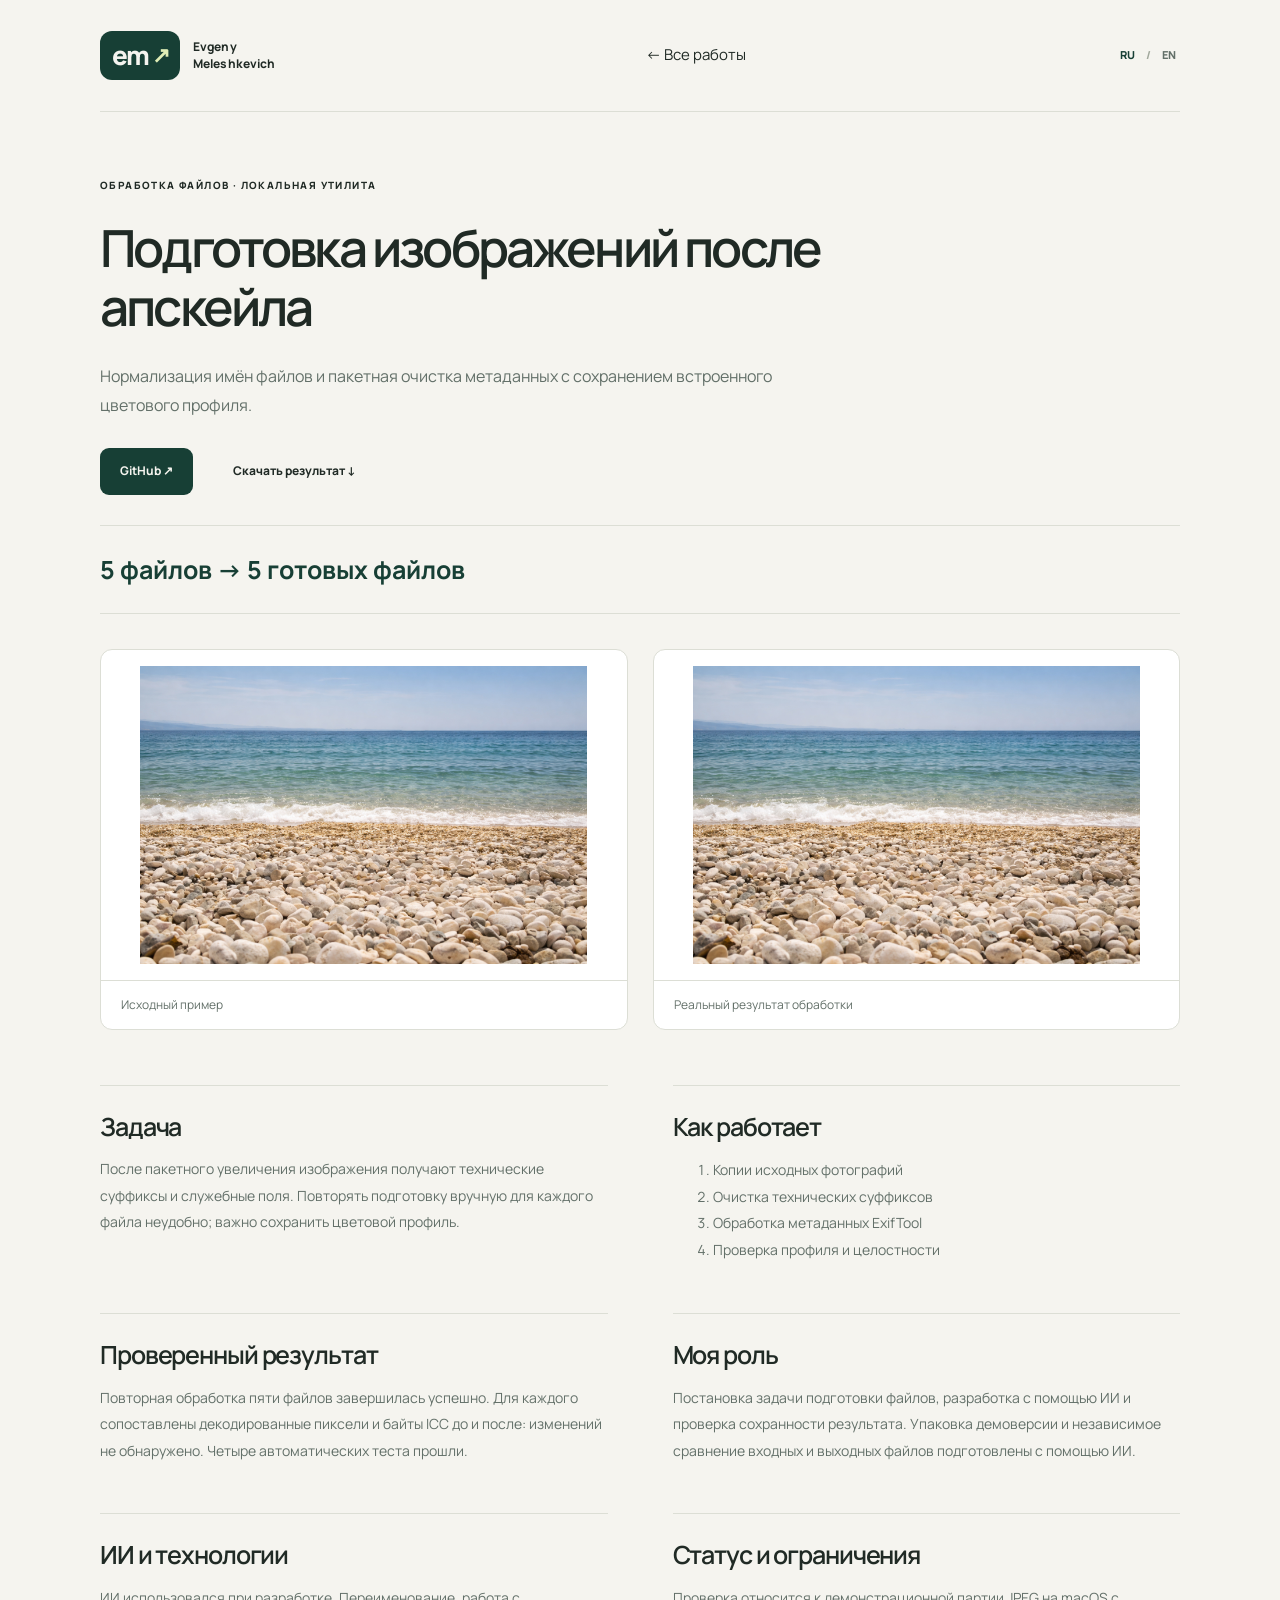
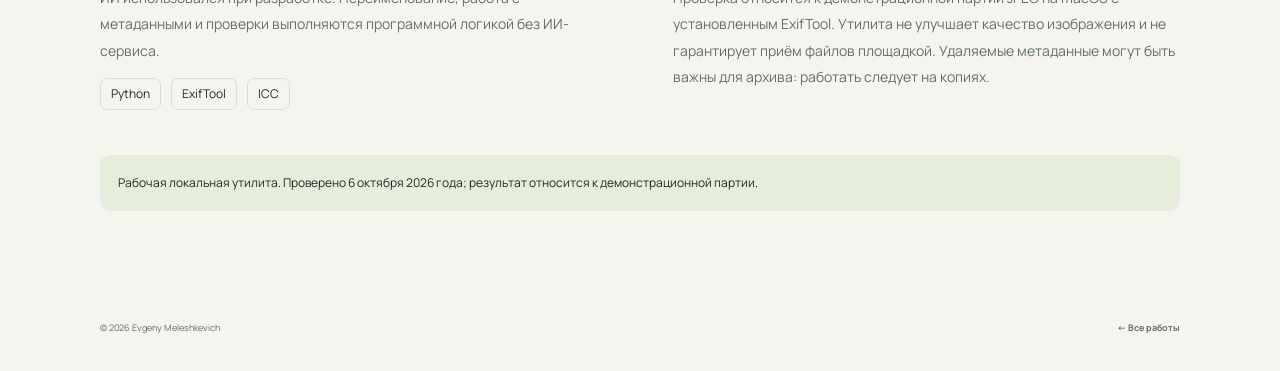
<file: work/image-file-cleanup/index.html>
<!doctype html><html lang="ru"><head><meta charset="utf-8"><meta name="viewport" content="width=device-width,initial-scale=1"><title>Подготовка изображений после апскейла — Evgeny Meleshkevich</title><meta name="description" content="Нормализация имён файлов и пакетная очистка метаданных с сохранением встроенного цветового профиля."><link rel="canonical" href="https://evgeny-meleshkevich.github.io/work/image-file-cleanup/"><link rel="icon" href="../../assets/favicon.svg"><link rel="stylesheet" href="../../style.css"><link rel="stylesheet" href="../../case.css"><script src="data.js" defer></script><script src="../../case.js" defer></script><link rel="stylesheet" href="../../image-viewer.css?v=20261010"><script src="../../image-viewer.js?v=20261010" defer></script><link rel="stylesheet" href="../../themes.css?v=20261010"><script src="../../themes.js?v=20261010-green"></script></head><body><header class="header"><a class="brand" href="../../?lang=ru"><span class="monogram">em<span>↗</span></span><span class="brand-name">Evgeny<br>Meleshkevich</span></a><a id="back" href="../../?lang=ru#work">← Все работы</a><div class="languages" role="group" aria-label="Язык / Language"><button data-lang="ru" aria-pressed="true">RU</button><span>/</span><button data-lang="en" aria-pressed="false">EN</button></div></header><main class="wrap case-main"><p class="eyebrow" id="eyebrow">ОБРАБОТКА ФАЙЛОВ · ЛОКАЛЬНАЯ УТИЛИТА</p><h1 id="title">Подготовка изображений после апскейла</h1><p class="intro" id="summary">Нормализация имён файлов и пакетная очистка метаданных с сохранением встроенного цветового профиля.</p><div class="case-actions"><a class="button primary" id="repo" href="https://github.com/evgeny-meleshkevich/image-file-cleanup" target="_blank" rel="noopener noreferrer">GitHub ↗</a><a class="button" id="download" href="assets/output.jpeg" download>Скачать результат ↓</a></div><div class="case-metric" id="metric">5 файлов → 5 готовых файлов</div><div class="comparison"><figure><img id="input-image" src="assets/input.jpeg" alt="Исходный файл"><figcaption id="input-label">Входной файл</figcaption></figure><figure><img id="output-image" src="assets/output.jpeg" alt="Результат обработки"><figcaption id="output-label">Результат обработки</figcaption></figure></div><div class="case-sections" id="sections"></div><p class="case-status" id="status">Рабочая локальная утилита. Проверка: 6 октября 2026 года.</p></main><footer class="wrap footer"><span>© 2026 Evgeny Meleshkevich</span><a href="../../?lang=ru#work" id="footer-back">← Все работы</a></footer></body></html>
</file>
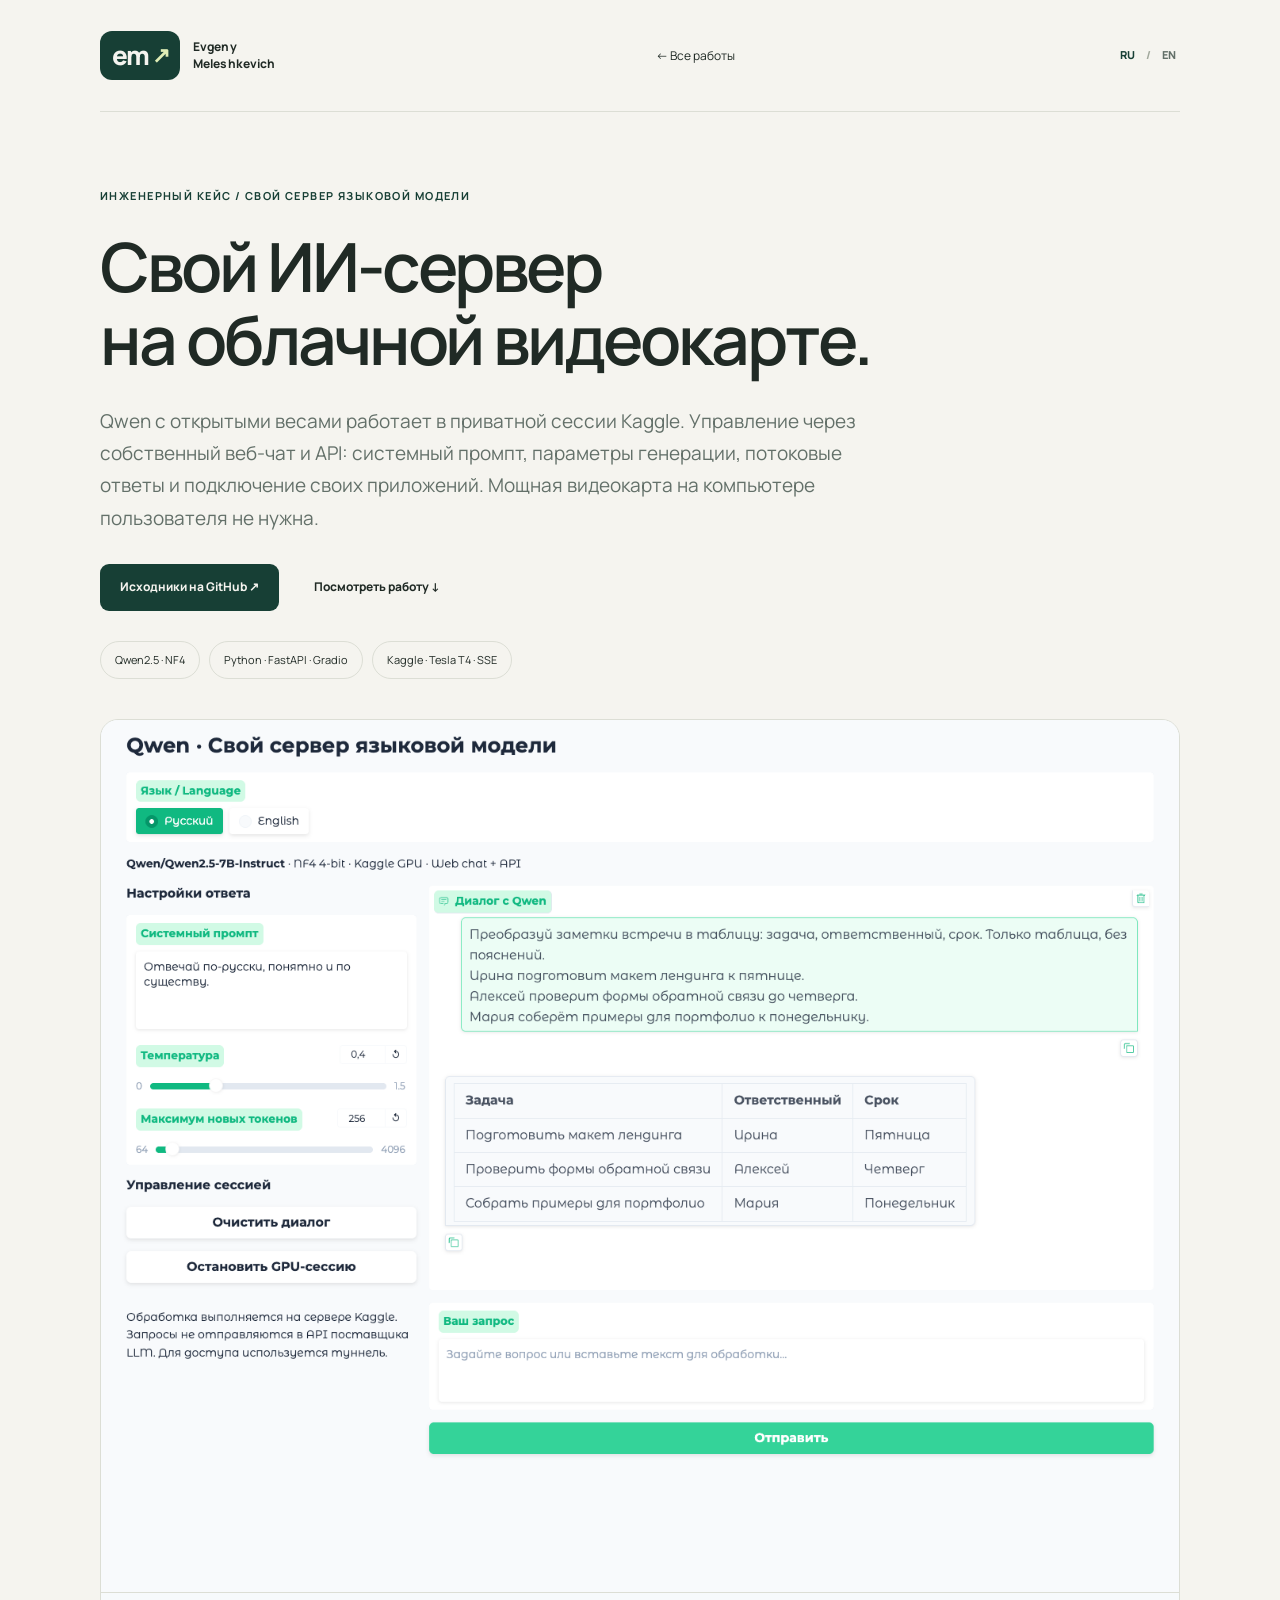
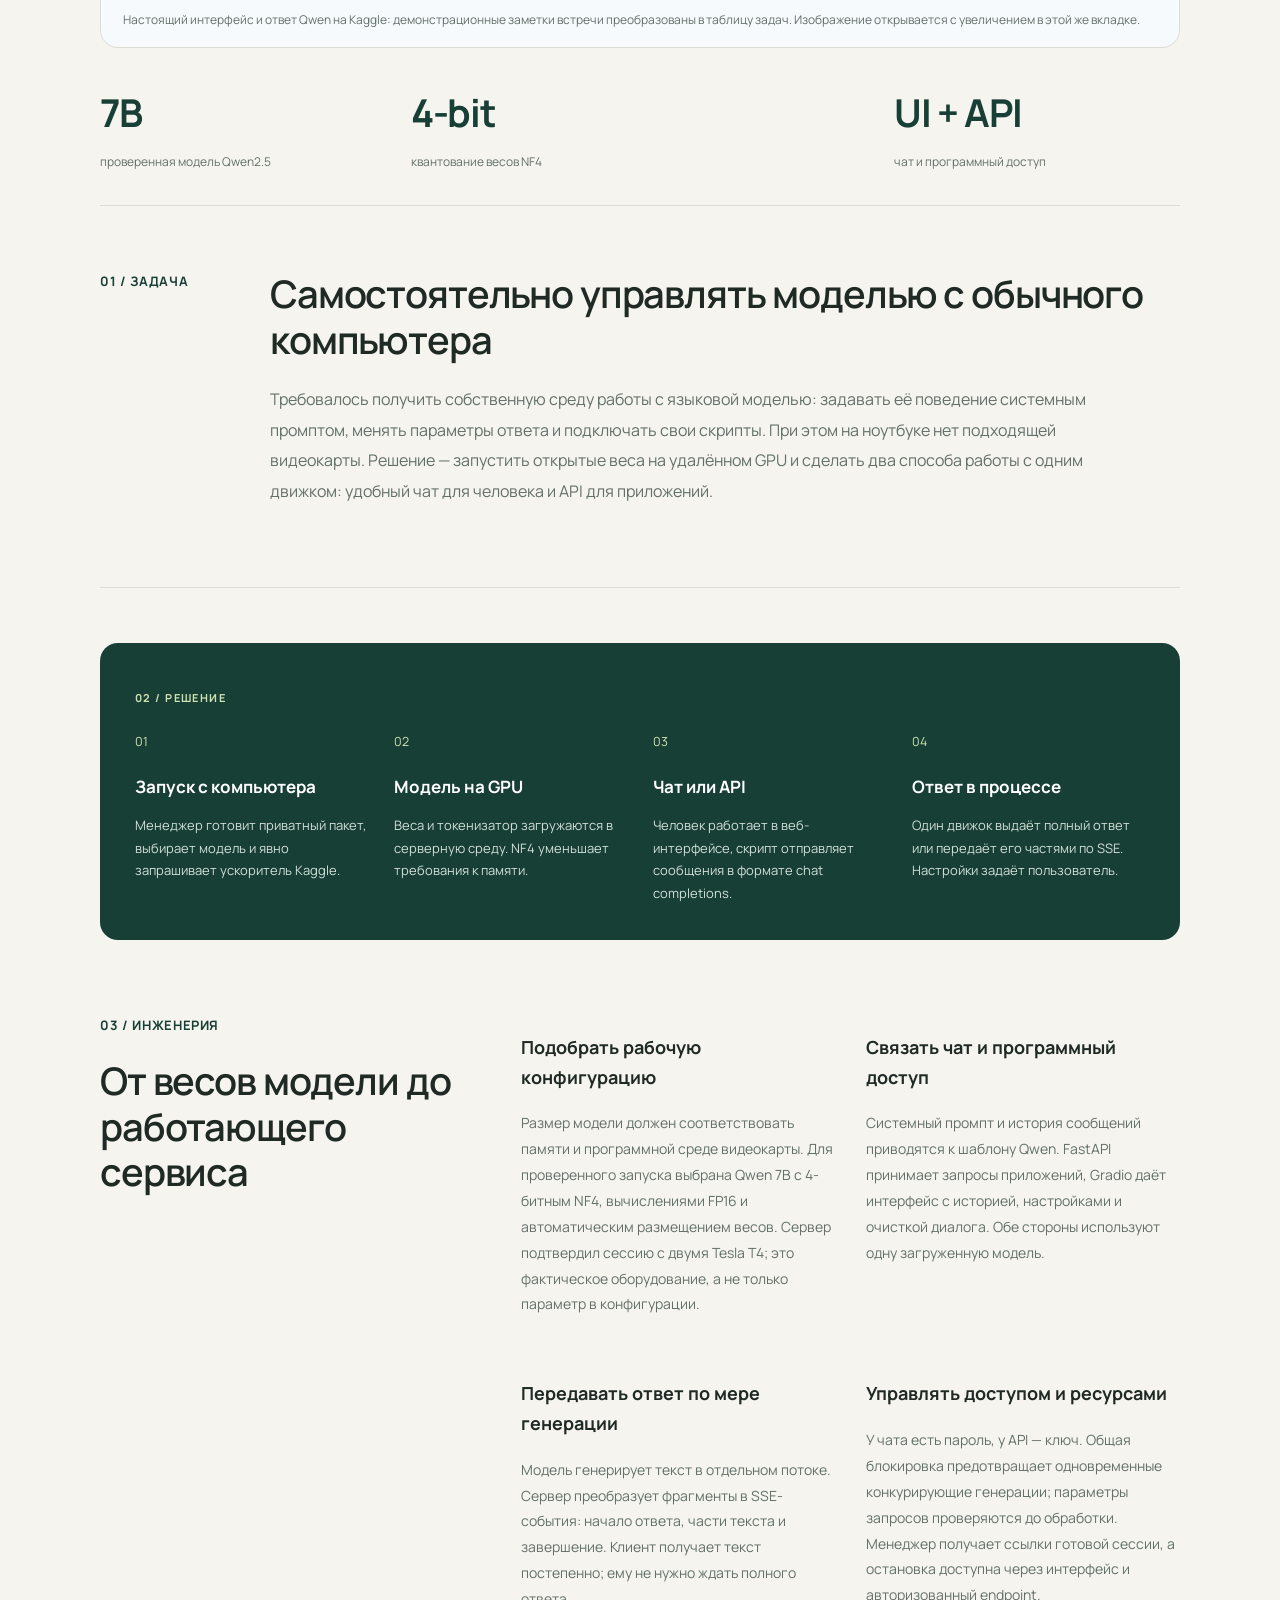
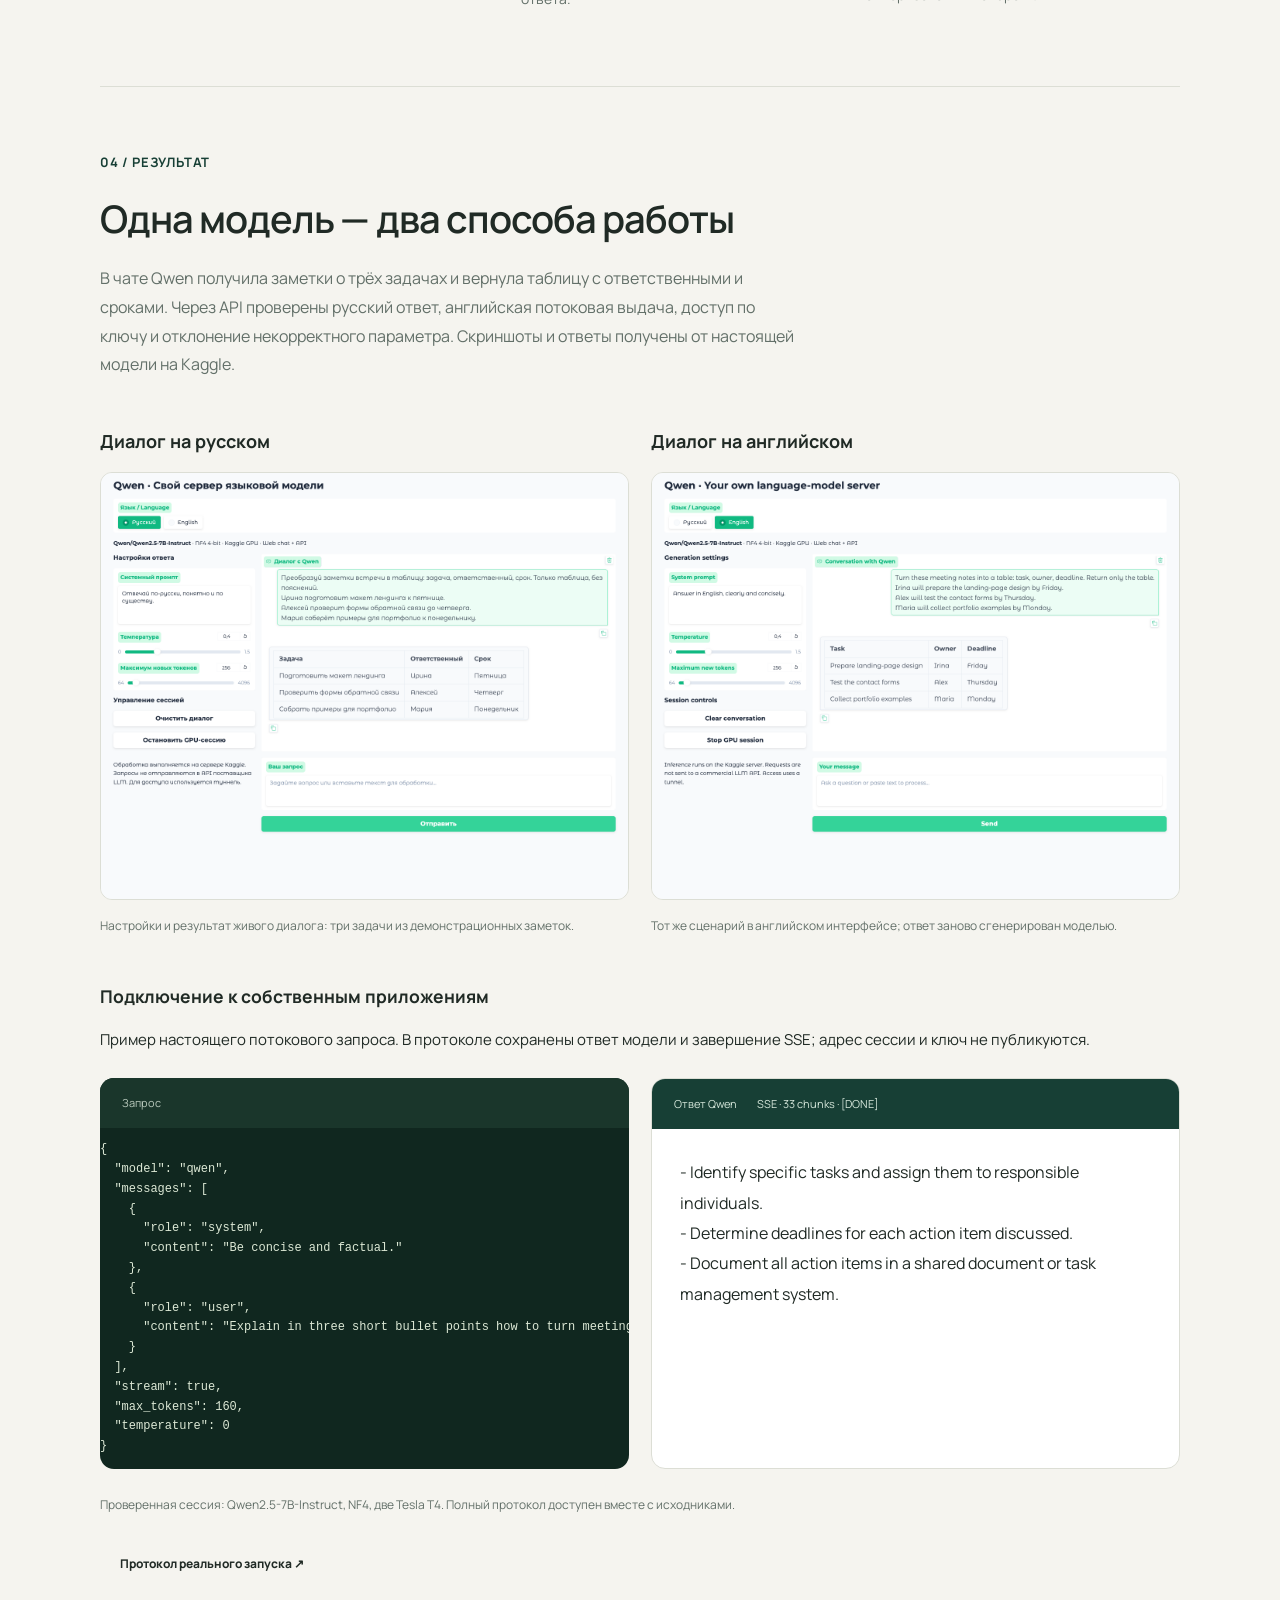
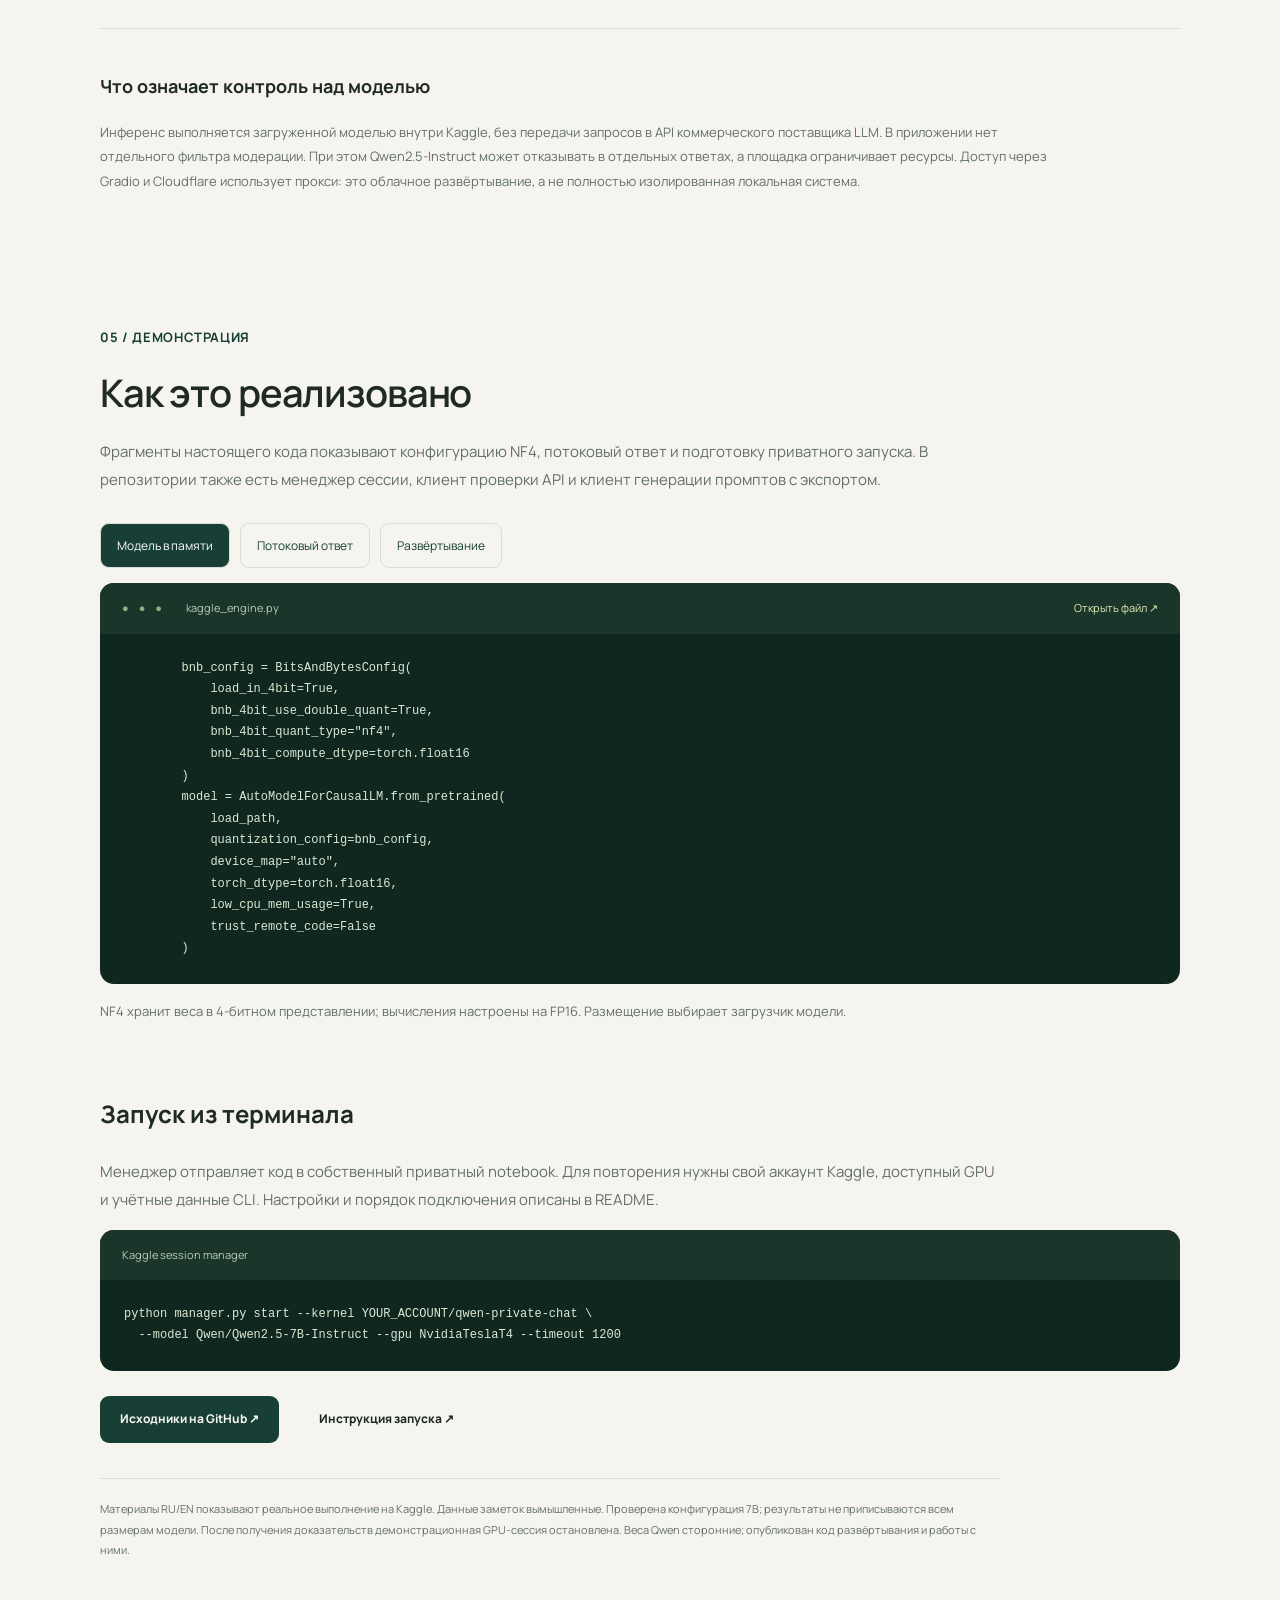
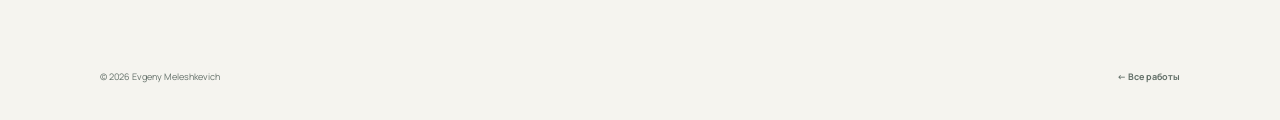
<file: work/qwen-kaggle/index.html>
<!doctype html><html lang="ru"><head><meta charset="utf-8"><meta name="viewport" content="width=device-width,initial-scale=1"><title>Свой ИИ-сервер на Kaggle — Evgeny Meleshkevich</title><meta name="description" content="Qwen на удалённом GPU: собственный чат, параметры генерации и API с потоковыми ответами."><link rel="canonical" href="https://evgeny-meleshkevich.github.io/work/qwen-kaggle/"><link rel="icon" href="../../assets/favicon.svg"><link rel="stylesheet" href="../../style.css"><link rel="stylesheet" href="../cloud-gpu-upscale/upscale.css"><link rel="stylesheet" href="qwen.css"><link rel="stylesheet" href="../../image-viewer.css?v=20261010"><script src="qwen.js" defer></script><script src="../../image-viewer.js?v=20261010" defer></script><link rel="stylesheet" href="../../themes.css?v=20261010"><script src="../../themes.js?v=20261010-green"></script></head><body><header class="header"><a class="brand" href="../../?lang=ru"><span class="monogram">em<span>↗</span></span><span class="brand-name">Evgeny<br>Meleshkevich</span></a><a data-t="back" class="back" href="../../?lang=ru#work">← Все работы</a><div class="languages" role="group" aria-label="Язык / Language"><button data-lang="ru" aria-pressed="true">RU</button><span>/</span><button data-lang="en" aria-pressed="false">EN</button></div></header><main class="wrap gpu-main"><div data-t="kicker" class="case-kicker">ИНЖЕНЕРНЫЙ КЕЙС / СВОЙ СЕРВЕР ЯЗЫКОВОЙ МОДЕЛИ</div><h1 data-t="title" >Свой ИИ-сервер <br>на облачной видеокарте.</h1><p data-t="intro" class="gpu-intro">Qwen с открытыми весами работает в приватной сессии Kaggle. Управление через собственный веб-чат и API: системный промпт, параметры генерации, потоковые ответы и подключение своих приложений. Мощная видеокарта на компьютере пользователя не нужна.</p><div class="case-actions"><a data-t="github" class="button primary" href="https://github.com/evgeny-meleshkevich/qwen-kaggle-chat" target="_blank" rel="noopener">Исходники на GitHub ↗</a><a data-t="seeDemo" class="button" href="#result">Посмотреть работу ↓</a></div><div class="gpu-tags"><span>Qwen2.5 · NF4</span><span>Python · FastAPI · Gradio</span><span>Kaggle · Tesla T4 · SSE</span></div><figure class="wide-image"><img id="hero-image" src="assets/chat-ru.png" width="1360" height="1100" alt="Настоящий чат Qwen с таблицей задач"><figcaption data-t="heroCaption" >Настоящий интерфейс и ответ Qwen на Kaggle: демонстрационные заметки встречи преобразованы в таблицу задач. Изображение открывается с увеличением в этой же вкладке.</figcaption></figure><div class="metrics"><div><strong>7B</strong><span data-t="metric1" >проверенная модель Qwen2.5</span></div><div><strong>4-bit</strong><span data-t="metric2" >квантование весов NF4</span></div><div><strong>UI + API</strong><span data-t="metric3" >чат и программный доступ</span></div></div><section class="lead-section"><span data-t="taskLabel" class="number">01 / ЗАДАЧА</span><div><h2 data-t="taskTitle" >Самостоятельно управлять моделью с обычного компьютера</h2><p data-t="task" >Требовалось получить собственную среду работы с языковой моделью: задавать её поведение системным промптом, менять параметры ответа и подключать свои скрипты. При этом на ноутбуке нет подходящей видеокарты. Решение — запустить открытые веса на удалённом GPU и сделать два способа работы с одним движком: удобный чат для человека и API для приложений.</p></div></section><section class="architecture"><p data-t="solutionLabel" class="case-kicker">02 / РЕШЕНИЕ</p><div class="pipeline"><div><small>01</small><strong data-t="step1" >Запуск с компьютера</strong><p data-t="step1text" >Менеджер готовит приватный пакет, выбирает модель и явно запрашивает ускоритель Kaggle.</p></div><div><small>02</small><strong data-t="step2" >Модель на GPU</strong><p data-t="step2text" >Веса и токенизатор загружаются в серверную среду. NF4 уменьшает требования к памяти.</p></div><div><small>03</small><strong data-t="step3" >Чат или API</strong><p data-t="step3text" >Человек работает в веб-интерфейсе, скрипт отправляет сообщения в формате chat completions.</p></div><div><small>04</small><strong data-t="step4" >Ответ в процессе</strong><p data-t="step4text" >Один движок выдаёт полный ответ или передаёт его частями по SSE. Настройки задаёт пользователь.</p></div></div></section><section class="engineering"><div><span data-t="engLabel" class="number">03 / ИНЖЕНЕРИЯ</span><h2 data-t="engTitle" >От весов модели до работающего сервиса</h2></div><div class="engineering-grid"><article><h3 data-t="eng1" >Подобрать рабочую конфигурацию</h3><p data-t="eng1text" >Размер модели должен соответствовать памяти и программной среде видеокарты. Для проверенного запуска выбрана Qwen 7B с 4-битным NF4, вычислениями FP16 и автоматическим размещением весов. Сервер подтвердил сессию с двумя Tesla T4; это фактическое оборудование, а не только параметр в конфигурации.</p></article><article><h3 data-t="eng2" >Связать чат и программный доступ</h3><p data-t="eng2text" >Системный промпт и история сообщений приводятся к шаблону Qwen. FastAPI принимает запросы приложений, Gradio даёт интерфейс с историей, настройками и очисткой диалога. Обе стороны используют одну загруженную модель.</p></article><article><h3 data-t="eng3" >Передавать ответ по мере генерации</h3><p data-t="eng3text" >Модель генерирует текст в отдельном потоке. Сервер преобразует фрагменты в SSE-события: начало ответа, части текста и завершение. Клиент получает текст постепенно; ему не нужно ждать полного ответа.</p></article><article><h3 data-t="eng4" >Управлять доступом и ресурсами</h3><p data-t="eng4text" >У чата есть пароль, у API — ключ. Общая блокировка предотвращает одновременные конкурирующие генерации; параметры запросов проверяются до обработки. Менеджер получает ссылки готовой сессии, а остановка доступна через интерфейс и авторизованный endpoint.</p></article></div></section><section class="proof" id="result"><span data-t="resultLabel" class="number">04 / РЕЗУЛЬТАТ</span><h2 data-t="resultTitle" >Одна модель — два способа работы</h2><p data-t="resultIntro" class="proof-intro">В чате Qwen получила заметки о трёх задачах и вернула таблицу с ответственными и сроками. Через API проверены русский ответ, английская потоковая выдача, доступ по ключу и отклонение некорректного параметра. Скриншоты и ответы получены от настоящей модели на Kaggle.</p><div class="run-shots"><figure><h3 data-t="galleryRu" >Диалог на русском</h3><img src="assets/chat-ru.png" width="1360" height="1100" loading="lazy" alt="Диалог Qwen на русском"><figcaption data-t="galleryCaptionRu" >Настройки и результат живого диалога: три задачи из демонстрационных заметок.</figcaption></figure><figure><h3 data-t="galleryEn" >Диалог на английском</h3><img src="assets/chat-en.png" width="1360" height="1100" loading="lazy" alt="Qwen conversation in English"><figcaption data-t="galleryCaptionEn" >Тот же сценарий в английском интерфейсе; ответ заново сгенерирован моделью.</figcaption></figure></div><h3 data-t="apiTitle" >Подключение к собственным приложениям</h3><p data-t="apiIntro" >Пример настоящего потокового запроса. В протоколе сохранены ответ модели и завершение SSE; адрес сессии и ключ не публикуются.</p><div class="api-grid"><div class="terminal-window"><div class="code-bar"><span data-t="apiRequest" >Запрос</span></div><pre><code>{
  &quot;model&quot;: &quot;qwen&quot;,
  &quot;messages&quot;: [
    {
      &quot;role&quot;: &quot;system&quot;,
      &quot;content&quot;: &quot;Be concise and factual.&quot;
    },
    {
      &quot;role&quot;: &quot;user&quot;,
      &quot;content&quot;: &quot;Explain in three short bullet points how to turn meeting notes into action items.&quot;
    }
  ],
  &quot;stream&quot;: true,
  &quot;max_tokens&quot;: 160,
  &quot;temperature&quot;: 0
}</code></pre></div><div class="api-output"><div class="code-bar"><span data-t="apiAnswer" >Ответ Qwen</span><span>SSE · 33 chunks · [DONE]</span></div><div class="answer">- Identify specific tasks and assign them to responsible individuals.<br>- Determine deadlines for each action item discussed.<br>- Document all action items in a shared document or task management system.</div></div></div><p data-t="apiCaption" class="proof-note">Проверенная сессия: Qwen2.5-7B-Instruct, NF4, две Tesla T4. Полный протокол доступен вместе с исходниками.</p><div class="download-row"><a data-t="protocol" class="button" href="https://github.com/evgeny-meleshkevich/qwen-kaggle-chat/blob/main/docs/verification.json" target="_blank" rel="noopener">Протокол реального запуска ↗</a></div><div class="control-note"><h3 data-t="controlTitle" >Что означает контроль над моделью</h3><p data-t="controlText" >Инференс выполняется загруженной моделью внутри Kaggle, без передачи запросов в API коммерческого поставщика LLM. В приложении нет отдельного фильтра модерации. При этом Qwen2.5-Instruct может отказывать в отдельных ответах, а площадка ограничивает ресурсы. Доступ через Gradio и Cloudflare использует прокси: это облачное развёртывание, а не полностью изолированная локальная система.</p></div></section><section class="implementation" id="demonstration"><span data-t="demoLabel" class="number">05 / ДЕМОНСТРАЦИЯ</span><h2 data-t="demoTitle" >Как это реализовано</h2><p data-t="demoIntro" >Фрагменты настоящего кода показывают конфигурацию NF4, потоковый ответ и подготовку приватного запуска. В репозитории также есть менеджер сессии, клиент проверки API и клиент генерации промптов с экспортом.</p><div class="code-tabs" role="group" aria-label="Code fragments"><button data-t="codeMemory" data-code="memory" aria-pressed="true">Модель в памяти</button><button data-t="codeStream" data-code="stream" aria-pressed="false">Потоковый ответ</button><button data-t="codeDeploy" data-code="deploy" aria-pressed="false">Развёртывание</button></div><div class="code-window"><div class="code-bar"><span class="code-dots">● ● ●</span><span id="code-file"></span><a data-t="openFile" id="code-link" href="https://github.com/evgeny-meleshkevich/qwen-kaggle-chat" target="_blank" rel="noopener">Открыть файл ↗</a></div><pre><code id="code-content"></code></pre></div><p id="code-explanation"></p><h3 data-t="launchTitle" >Запуск из терминала</h3><p data-t="launchText" >Менеджер отправляет код в собственный приватный notebook. Для повторения нужны свой аккаунт Kaggle, доступный GPU и учётные данные CLI. Настройки и порядок подключения описаны в README.</p><div class="terminal-window"><div class="code-bar">Kaggle session manager</div><pre><code>python manager.py start --kernel YOUR_ACCOUNT/qwen-private-chat \
  --model Qwen/Qwen2.5-7B-Instruct --gpu NvidiaTeslaT4 --timeout 1200</code></pre></div><div class="download-row"><a data-t="github" class="button primary" href="https://github.com/evgeny-meleshkevich/qwen-kaggle-chat" target="_blank" rel="noopener">Исходники на GitHub ↗</a><a data-t="readme" id="readme-link" class="button" href="https://github.com/evgeny-meleshkevich/qwen-kaggle-chat/blob/main/README.ru.md" target="_blank" rel="noopener">Инструкция запуска ↗</a></div><p data-t="footnote" class="evidence-footnote">Материалы RU/EN показывают реальное выполнение на Kaggle. Данные заметок вымышленные. Проверена конфигурация 7B; результаты не приписываются всем размерам модели. После получения доказательств демонстрационная GPU-сессия остановлена. Веса Qwen сторонние; опубликован код развёртывания и работы с ними.</p></section></main><footer class="wrap footer"><span>© 2026 Evgeny Meleshkevich</span><a data-t="back" class="back" href="../../?lang=ru#work">← Все работы</a></footer></body></html>
</file>
<file: style.css>
@import url('https://fonts.googleapis.com/css2?family=Manrope:wght@400;500;600;650;700;750;800&display=swap');

:root{
--paper:#f5f4ef;
--ink:#202a25;
--muted:#637069;
--green:#173f35;
--lime:#e0edb6;
--line:#dcded5;
--white:#fff;
--radius:18px}
*{
box-sizing:border-box}
html{
scroll-behavior:smooth;
scroll-padding-top:100px}
body{
margin:0;
background:var(--paper);
color:var(--ink);
font-family:Manrope,Arial,sans-serif;
font-size:15px;
line-height:1.65}
button,a{
-webkit-tap-highlight-color:transparent}
button{
font:inherit;
color:inherit;
cursor:pointer}
a{
color:inherit;
text-decoration:none}
button:focus-visible,a:focus-visible{
outline:3px solid #b78035;
outline-offset:5px}
button{
touch-action:manipulation}
.wrap{
width:min(1240px,calc(100% - 96px));
margin:auto}
.header{
width:min(1344px,calc(100% - 64px));
margin:auto;
display:flex;
align-items:center;
justify-content:space-between;
height:112px;
border-bottom:1px solid var(--line);
gap:30px}
.brand{
display:flex;
align-items:center;
gap:13px}
.monogram{
display:flex;
align-items:center;
gap:4px;
font-size:26px;
font-weight:800;
letter-spacing:-2px;
background:var(--green);
color:var(--paper);
padding:0 12px;
border-radius:12px;
height:49px}
.monogram span{
color:var(--lime);
font-size:22px}
.brand-name{
font-size:12px;
font-weight:750;
line-height:1.4;
letter-spacing:.01em}
nav{
display:flex;
gap:33px;
font-size:13px;
font-weight:650}
nav a:hover,.text-link:hover,.footer a:hover{
color:#39765c}
.header-actions{
display:flex;
align-items:center;
gap:25px}
.languages{
display:flex;
align-items:center;
gap:7px;
font-size:11px;
font-weight:800}
.languages button{
padding:7px 4px;
background:none;
border:none;
color:var(--muted)}
.languages button[aria-pressed=true]{
color:var(--green)}
.languages span{
color:#a1a89c}
.github-link{
font-weight:700;
font-size:12px}
.menu-button{
display:none;
border:1px solid var(--line);
background:transparent;
border-radius:8px;
width:40px;
height:40px}
.skip{
position:fixed;
left:16px;
top:-80px;
padding:10px 16px;
background:var(--green);
color:white;
z-index:20}
.skip:focus{
top:16px}
.hero{
display:grid;
grid-template-columns:1.23fr 1fr;
gap:70px;
padding-top:78px;
padding-bottom:78px;
align-items:center}
.eyebrow{
font-size:10px;
font-weight:800;
letter-spacing:.14em;
text-transform:uppercase;
margin:0 0 24px;
display:flex;
align-items:center;
gap:10px}
.dot{
height:7px;
width:7px;
background:var(--green);
border-radius:50%}
h1{
font-size:clamp(42px,4.1vw,61px);
letter-spacing:-.055em;
line-height:1.16;
font-weight:600;
margin:0 0 26px}
h1 em{
font-family:Georgia,serif;
font-weight:400;
letter-spacing:-.045em;
color:var(--green)}
.intro{
color:var(--muted);
font-size:16px;
max-width:520px;
line-height:1.8;
margin:0 0 28px}
.hero-actions{
display:flex;
align-items:center;
gap:24px}
.button{
display:inline-flex;
align-items:center;
justify-content:space-between;
gap:25px;
border-radius:9px;
padding:15px 20px;
font-size:12px;
font-weight:750;
line-height:1.4;
transition:transform .2s,background .2s}
.button.primary{
background:var(--green);
color:var(--paper)}
.button:hover{
transform:translateY(-2px);
background:#285646}
.button span:last-child{
font-size:20px}
.text-link{
font-size:12px;
font-weight:700}
.hero-note{
margin-top:45px;
display:flex;
align-items:center;
gap:12px;
font-size:10px;
color:var(--muted);
line-height:1.6}
.small-mark{
height:34px;
width:34px;
border:1px solid var(--line);
border-radius:50%;
display:grid;
place-items:center;
font-size:9px;
font-weight:800;
color:var(--green)}
.system-board{
border:1px solid #d6d9ce;
border-radius:23px;
background:#eeeee5;
overflow:hidden;
transform:rotate(1.5deg);
box-shadow:0 20px 45px -35px #263d3155}
.board-header,.board-footer{
display:flex;
justify-content:space-between;
align-items:center;
padding:20px 25px}
.board-header{
border-bottom:1px solid #dce0d1}
.board-header .eyebrow{
margin:0;
font-size:9px}
.board-index{
font-size:9px;
font-family:monospace;
color:var(--muted)}
.board-grid{
padding:24px 37px;
background-image:radial-gradient(#b8c2b1 1px,transparent 1px);
background-size:18px 18px;
display:flex;
flex-direction:column;
align-items:center}
.flow-node{
width:100%;
position:relative;
border:1px solid #cbd4c5;
border-radius:12px;
padding:19px;
background:#fafbf5;
display:flex;
flex-direction:column}
.flow-node strong{
font-size:13px}
.flow-node span:not(.node-number):not(.check-icon){
font-size:10px;
color:var(--muted);
display:block;
margin-top:3px}
.node-number{
font-family:monospace;
color:#8a9588;
font-size:9px;
position:absolute;
right:15px;
top:13px}
.document-stack{
position:absolute;
right:24px;
bottom:21px;
display:flex;
gap:4px}
.document-stack i{
width:16px;
height:23px;
border:1px solid #b2be9d;
background:#e8edda;
border-radius:3px;
transform:rotate(-10deg)}
.document-stack i:nth-child(2){
transform:rotate(3deg)}
.document-stack i:nth-child(3){
transform:rotate(12deg)}
.flow-connector{
font-size:24px;
line-height:1.7;
color:#9baa92}
.engine-node{
background:var(--green);
color:var(--white);
border-radius:12px;
width:100%;
padding:22px;
box-shadow:0 8px 18px -12px var(--green)}
.engine-title{
display:flex;
align-items:center;
gap:12px;
font-size:14px}
.engine-icon{
font-size:26px;
color:var(--lime);
line-height:1}
.engine-options{
display:flex;
gap:7px;
margin-top:17px;
flex-wrap:wrap}
.engine-options span{
font-size:9px;
border:1px solid #537264;
border-radius:5px;
padding:4px 10px;
color:#dbe6cc}
.output-node{
display:flex;
flex-direction:row;
gap:12px;
align-items:center;
background:var(--lime);
border-color:#c7d7a0}
.check-icon{
width:28px;
height:28px;
border:1px solid #91aa68;
border-radius:50%;
display:grid;
place-items:center;
color:var(--green);
font-size:15px}
.board-footer{
justify-content:flex-start;
gap:8px;
font-size:9px;
color:var(--muted);
padding:16px 25px}
.pulse{
height:5px;
width:5px;
border-radius:50%;
background:#7c9862}
.principle-strip{
border-top:1px solid var(--line);
border-bottom:1px solid var(--line)}
.strip-inner{
display:flex;
justify-content:space-between;
align-items:center;
gap:20px;
padding-top:20px;
padding-bottom:20px;
font-size:11px;
font-weight:650;
color:var(--muted)}
.star{
font-size:20px;
color:#a1af91}
.section{
padding-top:85px;
padding-bottom:85px}
.section-heading{
display:flex;
align-items:flex-end;
justify-content:space-between;
gap:70px;
margin-bottom:38px}
.section-heading .eyebrow{
margin-bottom:16px}
h2{
font-size:clamp(29px,3vw,41px);
letter-spacing:-.045em;
font-weight:600;
line-height:1.25;
margin:0}
.section-intro{
max-width:340px;
font-size:13px;
color:var(--muted);
margin:0;
line-height:1.85}
.category-grid{
display:grid;
grid-template-columns:repeat(3,1fr);
gap:14px}
.category-card{
border:1px solid var(--line);
background:transparent;
text-align:left;
border-radius:var(--radius);
padding:24px;
min-height:244px;
display:flex;
flex-direction:column;
transition:background .2s,transform .2s,border-color .2s}
.category-card:hover{
background:#fff;
transform:translateY(-3px);
border-color:#96ad99}
.category-top{
display:flex;
align-items:center;
justify-content:space-between}
.category-number{
font-family:monospace;
font-size:10px;
color:#7d8a7f}
.category-icon{
width:36px;
height:36px;
background:#e8ebe0;
border-radius:9px;
display:grid;
place-items:center;
color:var(--green)}
.category-icon svg{
width:20px;
height:20px}
.category-card h3{
font-size:18px;
line-height:1.4;
letter-spacing:-.025em;
margin:17px 0 9px;
font-weight:650}
.category-card p{
font-size:12px;
color:var(--muted);
margin:0;
line-height:1.8}
.category-bottom{
margin-top:auto;
padding-top:18px;
display:flex;
align-items:center;
justify-content:space-between;
font-size:9px;
color:var(--muted)}
.category-bottom span:last-child{
font-size:21px;
color:var(--green)}
.category-note{
border:none;
background:var(--green);
color:white;
cursor:default}
.category-note:hover{
background:var(--green);
transform:none}
.category-note .category-number{
color:var(--lime)}
.category-note h3{
font-size:23px;
line-height:1.35;
font-weight:500}
.category-note p{
color:#c3d1c6}
.category-note .category-bottom{
color:var(--lime)}
.work-section{
background:#eaece3;
border-block:1px solid var(--line)}
.filters{
display:flex;
gap:8px;
flex-wrap:wrap;
margin-bottom:25px}
.filter{
border:1px solid #cdd3c6;
border-radius:7px;
background:transparent;
padding:9px 14px;
font-size:10px;
font-weight:650}
.filter[aria-pressed=true]{
background:var(--green);
color:white;
border-color:var(--green)}
.filter:hover{
border-color:var(--green)}
.empty-state{
border:1px dashed #bdc7b5;
display:flex;
align-items:center;
padding:26px;
gap:20px;
border-radius:14px}
.empty-symbol{
width:45px;
height:45px;
flex-shrink:0;
background:#dde3d4;
border-radius:12px;
font-size:25px;
display:grid;
place-items:center;
color:var(--green)}
.empty-state h3{
font-size:15px;
font-weight:650;
margin:0 0 4px}
.empty-state p{
font-size:11px;
color:var(--muted);
margin:0}
.empty-label{
margin-left:auto;
font-size:8px;
letter-spacing:.1em;
color:var(--muted);
white-space:nowrap}
.format-heading{
display:flex;
justify-content:space-between;
align-items:center;
gap:25px;
margin:43px 0 17px}
.format-heading h3{
margin:0;
font-size:14px;
font-weight:650}
.format-heading>span{
font-size:10px;
color:var(--muted)}
.format-grid{
display:grid;
grid-template-columns:1.25fr 1fr 1fr;
gap:16px}
.format-card{
padding:0;
border:1px solid #d0d6c8;
border-radius:16px;
text-align:left;
overflow:hidden;
background:#f8f9f3;
transition:transform .2s,box-shadow .2s;
display:flex;
flex-direction:column}
.format-card:hover{
transform:translateY(-4px);
box-shadow:0 10px 24px -15px #173f3555}
.sample-visual{
height:185px;
position:relative;
overflow:hidden;
display:flex;
align-items:center;
justify-content:center;
gap:15px}
.visual-label{
position:absolute;
bottom:10px;
left:15px;
font-size:7px;
letter-spacing:.12em;
color:#687c62}
.case-visual{
background:#dae3cc;
padding:25px 25px 31px;
gap:0}
.mini-sidebar{
width:36px;
height:100%;
background:#21493d;
border-radius:7px 0 0 7px;
padding:15px 9px;
display:flex;
flex-direction:column;
gap:10px}
.mini-sidebar i{
width:100%;
height:4px;
background:#608371;
border-radius:3px}
.mini-sidebar i:first-child{
background:#c8d9a0;
width:12px;
height:12px;
margin-bottom:8px}
.mini-main{
height:100%;
width:78%;
background:#f8faf3;
padding:15px;
border-radius:0 7px 7px 0}
.mini-title{
height:6px;
width:50%;
background:#becbb1;
border-radius:3px}
.mini-stats{
display:flex;
gap:7px;
margin:13px 0}
.mini-stats i{
height:25px;
width:33%;
background:#e4ebd8;
border-radius:4px}
.mini-chart{
display:flex;
align-items:flex-end;
gap:6px;
height:38px}
.mini-chart i{
background:#779663;
width:12%;
height:50%;
border-radius:2px 2px 0 0}
.mini-chart i:nth-child(2n){
height:65%}
.mini-chart i:nth-child(3n){
height:88%}
.mini-chart i:last-child{
height:100%;
background:var(--green)}
.integration-visual{
background:#e1e6e3}
.connector-box{
width:60px;
height:60px;
border:1px solid #aabcae;
background:#f9fbf7;
border-radius:14px;
display:grid;
place-items:center;
font-size:13px;
font-weight:800;
box-shadow:0 8px 16px -12px #173f3577}
.connector-box.final{
background:var(--green);
color:var(--lime);
font-size:30px;
border:none}
.connector-arrow{
font-size:22px;
color:#8b9e82}
.utility-visual{
background:#eee6d8;
gap:10px}
.file-icons{
display:flex;
gap:4px;
color:#8f9479;
font-size:35px;
line-height:1}
.utility-check{
width:46px;
height:46px;
border-radius:50%;
background:#d2dab8;
display:grid;
place-items:center;
font-size:24px;
color:var(--green)}
.format-content{
padding:22px;
flex:1}
.meta{
display:flex;
justify-content:space-between;
font-size:8px;
font-weight:750;
letter-spacing:.1em;
color:var(--muted)}
.format-content h4{
display:flex;
justify-content:space-between;
gap:10px;
font-size:16px;
font-weight:650;
line-height:1.45;
letter-spacing:-.02em;
margin:13px 0 9px}
.format-content h4>span:last-child{
font-weight:400;
font-size:20px}
.format-content p{
font-size:11px;
color:var(--muted);
margin:0 0 17px;
line-height:1.8}
.preview-link{
font-size:10px;
font-weight:700;
color:var(--green)}
.approach{
display:grid;
grid-template-columns:1fr 1fr;
gap:130px}
.approach-intro>p:not(.eyebrow){
font-size:13px;
color:var(--muted);
margin-top:24px;
line-height:1.9}
.method-note{
display:flex;
gap:12px;
border-top:1px solid var(--line);
margin-top:28px;
padding-top:20px;
font-size:11px;
color:var(--muted)}
.method-note>span{
font-size:24px;
color:var(--green)}
.method-note p{
margin:0;
max-width:360px}
.steps{
list-style:none;
margin:0;
padding:0}
.steps li{
display:flex;
gap:22px;
border-bottom:1px solid var(--line);
padding:23px 0}
.steps li:first-child{
padding-top:0}
.steps li>span{
font-family:monospace;
font-size:10px;
color:#87927c;
margin-top:5px}
.steps h3{
margin:0 0 7px;
font-size:15px;
font-weight:650}
.steps p{
margin:0;
font-size:12px;
color:var(--muted);
line-height:1.8}
.contact{
background:var(--green);
color:var(--paper);
border-radius:20px;
padding:44px 48px;
display:flex;
align-items:center;
justify-content:space-between;
gap:40px}
.contact .eyebrow{
color:var(--lime);
margin-bottom:17px;
font-size:9px}
.contact h2{
font-size:35px}
.contact p:not(.eyebrow){
font-size:12px;
max-width:500px;
color:#c3d2c6;
margin:20px 0 0}
.contact .button.primary{
background:var(--lime);
color:var(--green);
flex-shrink:0}
.contact .button:hover{
background:#ecf5d2}
.footer{
display:flex;
justify-content:space-between;
gap:20px;
padding-top:33px;
padding-bottom:35px;
font-size:9px;
color:var(--muted)}
.footer a{
font-weight:700}
dialog{
border:1px solid var(--line);
border-radius:20px;
background:var(--paper);
padding:30px;
width:min(650px,calc(100% - 32px));
max-height:85vh;
overflow:auto;
color:var(--ink);
box-shadow:0 30px 100px #0003}
dialog::backdrop{
background:#142a23aa;
backdrop-filter:blur(5px)}
.dialog-header{
display:flex;
justify-content:space-between;
align-items:center;
gap:15px;
margin-bottom:22px}
.dialog-header .eyebrow{
margin:0;
font-size:9px}
.dialog-header button{
background:transparent;
border:1px solid var(--line);
border-radius:7px;
width:35px;
height:35px}
.dialog-header+h2{
font-size:28px}
#dialog-description{
font-size:13px;
color:var(--muted)}
#dialog-steps{
list-style:none;
counter-reset:case;
padding:0;
margin:25px 0}
#dialog-steps li{
counter-increment:case;
border-top:1px solid var(--line);
padding:12px 0;
display:grid;
grid-template-columns:25px 1fr;
gap:10px;
font-size:12px}
#dialog-steps li:before{
content:counter(case,decimal-leading-zero);
color:#839076;
font-size:10px;
font-family:monospace;
padding-top:2px}
#dialog-steps strong{
display:block;
color:var(--green);
margin-bottom:3px}
#dialog-steps p{
margin:0;
color:var(--muted)}
.dialog-footnote{
border-top:1px solid var(--line);
padding-top:14px;
font-size:10px;
color:var(--muted)}
.project-list{
display:grid;
grid-template-columns:repeat(3,1fr);
gap:16px}
.project-list:empty{
display:none}
.project-card{
border:1px solid var(--line);
border-radius:16px;
overflow:hidden;
background:var(--paper)}
.project-card img{
width:100%;
aspect-ratio:16/10;
object-fit:cover;
display:block}
.project-card-content{
padding:22px}
.project-card h3{
font-size:18px;
margin:10px 0}
.project-card p{
font-size:12px;
color:var(--muted)}
.project-tags{
display:flex;
gap:6px;
flex-wrap:wrap;
font-size:9px}
.project-tags span{
background:#e5eadc;
border-radius:4px;
padding:3px 6px}
[hidden]{
display:none!important}

@media(min-width:1550px){
.hero{
padding-block:95px;
gap:110px}
h1{
font-size:66px}
.system-board{
max-width:480px;
justify-self:end;
width:100%}
}
@media(max-width:1050px){
.wrap{
width:calc(100% - 64px)}
.hero{
gap:35px;
padding-block:60px}
h1{
font-size:43px}
.hero-actions{
gap:15px;
flex-wrap:wrap}
.intro{
font-size:14px}
.category-grid{
grid-template-columns:repeat(2,1fr)}
.approach{
gap:60px}
.board-grid{
padding:20px}
.format-content{
padding:17px}
.format-content h4{
font-size:14px}
.header{
gap:20px}
nav{
gap:20px}
}
@media(max-width:760px){
.header{
height:84px;
width:calc(100% - 40px);
position:relative}
.brand-name{
font-size:10px}
.monogram{
height:40px;
font-size:22px;
border-radius:9px;
padding:0 9px}
.monogram span{
font-size:17px}
.header-actions{
gap:12px}
.github-link{
display:none}
.menu-button{
display:block}
nav{
display:none;
position:absolute;
top:77px;
left:0;
right:0;
background:var(--paper);
padding:20px;
border:1px solid var(--line);
border-radius:12px;
z-index:5;
box-shadow:0 12px 25px #0001}
nav.open{
display:flex;
flex-direction:column}
.wrap{
width:calc(100% - 40px)}
.hero{
grid-template-columns:1fr;
gap:38px;
padding-top:46px;
padding-bottom:48px}
h1{
font-size:clamp(34px,7.3vw,52px)}
.hero .eyebrow{
font-size:8px;
margin-bottom:20px}
.intro{
font-size:14px;
max-width:550px}
.hero-note{
margin-top:26px}
.system-board{
transform:none;
width:100%;
max-width:500px;
justify-self:center}
.board-grid{
padding:20px 27px}
.board-header .eyebrow{
margin:0}
.strip-inner{
gap:8px;
flex-wrap:wrap;
justify-content:center;
font-size:9px;
padding-block:14px}
.star{
font-size:14px}
.strip-inner span:last-child{
display:none}
.strip-inner .star:last-of-type{
display:none}
.section{
padding-block:52px}
.section-heading{
display:block;
margin-bottom:26px}
.section-intro{
max-width:550px;
margin-top:18px;
font-size:12px}
.section-heading .eyebrow{
font-size:9px}
.category-grid{
gap:10px}
.category-card{
padding:17px;
min-height:238px}
.category-card h3{
font-size:15px}
.category-card p{
font-size:11px}
.category-bottom{
font-size:8px}
.category-icon{
width:31px;
height:31px}
.category-note h3{
font-size:20px}
.filter{
font-size:9px;
padding:8px 11px}
.empty-state{
padding:20px;
gap:13px;
align-items:flex-start}
.empty-state h3{
font-size:13px}
.empty-state p{
font-size:11px}
.empty-label{
display:none}
.empty-symbol{
width:34px;
height:34px;
font-size:20px}
.format-heading{
align-items:flex-start;
flex-direction:column;
gap:6px;
margin-top:30px}
.format-grid{
grid-template-columns:1fr}
.format-card{
display:grid;
grid-template-columns:125px 1fr}
.sample-visual{
height:100%;
min-height:176px;
gap:7px}
.case-visual{
padding:20px 12px 30px;
gap:0}
.mini-sidebar{
width:20px;
padding:10px 5px}
.mini-main{
width:65%;
padding:10px 6px}
.mini-stats{
gap:3px}
.mini-stats i{
height:20px}
.mini-chart{
gap:2px}
.connector-box{
width:37px;
height:37px;
border-radius:9px;
font-size:9px}
.connector-box.final{
font-size:20px}
.connector-arrow{
font-size:17px}
.file-icons{
font-size:20px;
gap:0}
.utility-check{
width:25px;
height:25px;
font-size:17px}
.visual-label{
font-size:5px;
left:8px;
right:8px;
bottom:10px}
.format-content{
padding:17px}
.format-content h4{
font-size:15px}
.meta{
font-size:7px}
.format-content p{
font-size:11px;
margin-bottom:11px}
.preview-link{
font-size:9px}
.approach{
grid-template-columns:1fr;
gap:30px}
.approach h2{
font-size:32px}
.contact{
padding:30px 25px;
flex-direction:column;
align-items:flex-start;
gap:25px}
.contact h2{
font-size:28px}
.footer{
flex-wrap:wrap;
font-size:8px}
.footer>span:nth-child(2){
display:none}
.project-list{
grid-template-columns:1fr}
.dialog-header .eyebrow{
font-size:7px}
dialog{
padding:22px}
#dialog-title{
font-size:25px}
}

@media(max-width:360px){
.category-grid{
grid-template-columns:1fr}
.format-card{
grid-template-columns:100px 1fr}
.hero-actions{
align-items:flex-start;
flex-direction:column}
.strip-inner{
font-size:8px}
.header-actions{
gap:5px}
}

@media(prefers-reduced-motion:reduce){
html{
scroll-behavior:auto}
*,*:before,*:after{
transition:none!important;
animation:none!important}
}


/* Work-first portfolio: compact introduction, projects before biography. */
.work-hero{display:block;padding-top:56px;padding-bottom:30px;min-height:0}
.work-hero h1{font-size:clamp(36px,5vw,64px);line-height:1.12;margin:20px 0 16px;letter-spacing:-.04em}
.work-hero .intro{max-width:740px;margin:0;font-size:18px}
#work .section{padding-top:44px;padding-bottom:64px}
#work .section-heading{margin-bottom:26px}
#work h2{font-size:clamp(28px,3vw,42px)}
.about-section{padding-top:64px;padding-bottom:64px}
.about-section h2{font-size:clamp(28px,3vw,40px);max-width:850px}
.about-lead{max-width:900px;font-size:18px;line-height:1.7;color:var(--muted)}
.about-subtitle{font-size:13px;text-transform:uppercase;letter-spacing:.1em;margin:32px 0 20px}
.about-grid{display:grid;grid-template-columns:1fr 1fr;gap:28px 44px}
.about-grid article{border-top:1px solid var(--line);padding-top:20px}
.about-grid h3{font-size:18px;line-height:1.4;margin:0 0 10px}
.about-grid p{font-size:15px;line-height:1.7;margin:0;color:var(--muted)}
.competencies{margin-top:32px;padding-top:24px;border-top:1px solid var(--line)}
.competencies h3{font-size:14px}.competencies p{font-size:14px;line-height:1.9;max-width:900px}
@media(max-width:700px){.work-hero{padding-top:32px;padding-bottom:20px}.work-hero .intro,.about-lead{font-size:16px}.about-grid{grid-template-columns:1fr;gap:24px}#work .section{padding-top:28px}.about-section{padding-top:40px;padding-bottom:40px}}
</file>
<file: image-viewer.css>
.viewable-image{cursor:zoom-in}.viewable-image:focus-visible{outline:3px solid #173f35;outline-offset:4px}.image-viewer{position:fixed;inset:0;width:calc(100vw - 48px);height:calc(100dvh - 48px);max-width:1600px;max-height:none;padding:0;margin:auto;border:1px solid #526b5c;border-radius:16px;background:#101e18;color:#eef2e9;overflow:hidden;box-shadow:0 20px 100px #0008}.image-viewer::backdrop{background:#07120dde;backdrop-filter:blur(8px)}.iv-panel{height:100%;display:flex;flex-direction:column}.iv-toolbar{display:flex;align-items:center;gap:10px;padding:13px 18px;border-bottom:1px solid #364c40;flex-shrink:0}.iv-toolbar button{background:#203c2e;border:1px solid #506456;border-radius:8px;color:white;padding:9px 13px;font:inherit;cursor:pointer;min-width:40px}.iv-toolbar button:hover{background:#365c43}.iv-toolbar button:focus-visible{outline:2px solid #e0edb6;outline-offset:2px}.iv-toolbar button:disabled{opacity:.4;cursor:default}.iv-toolbar [data-iv=close]{background:#e0edb6;color:#173f35;font-weight:700}.iv-counter,.iv-zoom{font-size:12px;min-width:45px;text-align:center;font-variant-numeric:tabular-nums}.iv-spacer{flex:1}.iv-stage{position:relative;flex:1;min-height:0;overflow:hidden;touch-action:none;cursor:grab}.iv-stage:active{cursor:grabbing}.iv-image{position:absolute;left:50%;top:50%;max-width:none;max-height:none;object-fit:contain;user-select:none}.iv-caption{padding:13px 25px 0;margin:0;font-size:13px;line-height:1.6;flex-shrink:0}.iv-help{padding:7px 25px 15px;margin:0;font-size:11px;color:#bdcdbd;flex-shrink:0}.comparison-open{display:flex;gap:12px;flex-wrap:wrap;margin-top:16px}.comparison-open button{border:1px solid var(--line);background:transparent;border-radius:9px;padding:10px 14px;color:var(--green);font:inherit;font-size:12px;cursor:pointer}@media(max-width:600px){.image-viewer{width:100vw;height:100dvh;border-radius:0;border:0}.iv-toolbar{padding:10px 8px;gap:5px}.iv-toolbar button{padding:8px;min-width:32px;font-size:12px}.iv-counter,.iv-zoom{min-width:35px;font-size:10px}.iv-caption{padding:12px 15px 0;font-size:12px}.iv-help{padding:6px 15px 13px;font-size:10px}}

/* Edge-to-edge viewer: controls float over the image, without a frame. */
.image-viewer{width:100vw;height:100dvh;max-width:none;max-height:none;inset:0;margin:0;border:0;border-radius:0;box-shadow:none;background:#080a0c}
.iv-panel{position:relative}.iv-stage{position:absolute;inset:0;width:100%;height:100%}
.iv-toolbar{position:absolute;z-index:2;top:12px;left:12px;right:12px;border:0;background:transparent;padding:0;pointer-events:none}
.iv-toolbar>*{pointer-events:auto}.iv-toolbar button{background:#171a20d9;border:0;box-shadow:0 2px 8px #0003}.iv-counter,.iv-zoom{color:#fff;background:#171a20d9;border-radius:6px;padding:5px}
.iv-toolbar [data-iv=close]{background:#171a20e8;color:white}.iv-caption,.iv-help{display:none}
@media(max-width:600px){.iv-toolbar{top:8px;left:8px;right:8px;gap:4px}.iv-toolbar button{min-width:30px}}
</file>
<file: themes.css>
/* A narrower shared layout; both palettes use identical content and geometry. */
.wrap{width:min(1080px,calc(100% - 64px))}.header{width:min(1080px,calc(100% - 64px))}
.theme-switch{display:flex;align-items:center;justify-content:flex-end;gap:7px;padding-top:16px;font-size:11px}.theme-label{color:var(--muted);margin-right:5px}.theme-switch button{font:inherit;padding:6px 11px;border:1px solid var(--line);border-radius:20px;background:transparent;cursor:pointer;color:var(--ink)}.theme-switch button[aria-pressed=true]{background:var(--green);color:white;border-color:var(--green)}
:root[data-theme=violet]{--paper:#fff;--ink:#0f172a;--muted:#64748b;--green:#6d28d9;--lime:#ede9fe;--line:#e2e8f0;--white:#fff}
[data-theme=violet] .work-section{background:#fff}[data-theme=violet] .project-card{background:#f8fafc}[data-theme=violet] .project-card:hover{border-color:#c4b5fd;background:#f1f5f9}[data-theme=violet] .filter{border-color:#e2e8f0}[data-theme=violet] .filter[aria-pressed=true]{border-color:var(--green)}[data-theme=violet] .project-tags span,[data-theme=violet] .scout-tags span,[data-theme=violet] .gpu-tags span{background:#ede9fe;color:#5b21b6}[data-theme=violet] .contactCopy{color:#ede9fe}[data-theme=violet] .contact p{color:#ede9fe}[data-theme=violet] .button.primary:hover{background:#5b21b6}[data-theme=violet] .contact .button{background:#ede9fe;color:#5b21b6}
.project-card img{cursor:pointer}
@media(max-width:600px){.wrap,.header{width:calc(100% - 36px)}.theme-switch{padding-top:12px;font-size:10px}}
</file>
<file: work/auction-scout/auction.css>
.scout-main{padding-top:60px;padding-bottom:60px}.scout-main h1{font-size:clamp(34px,4.7vw,66px);line-height:1.12;letter-spacing:-.045em;max-width:1100px;margin:25px 0}.scout-intro{max-width:1000px;font-size:20px;line-height:1.7;color:var(--muted)}.project-status{font-size:13px;font-weight:700;color:var(--green);margin:24px 0 14px}.scout-tags{display:flex;gap:10px;flex-wrap:wrap;margin:28px 0}.scout-tags span{font-size:12px;background:#e7ebe1;padding:7px 12px;border-radius:7px}.shot{margin:30px 0}.shot img{display:block;width:100%;height:auto;border:1px solid var(--line);border-radius:12px}.shot figcaption{font-size:12px;line-height:1.7;color:var(--muted);margin-top:13px}.case-section{padding:48px 0;border-top:1px solid var(--line)}.case-section h2{font-size:clamp(26px,3vw,40px);line-height:1.25;max-width:1000px;margin:15px 0 24px}.case-section>p:not(.eyebrow){max-width:1000px;font-size:17px;line-height:1.85;color:var(--muted)}.scout-pipeline{display:grid;grid-template-columns:repeat(4,1fr);gap:25px;margin:30px 0}.scout-pipeline small{color:var(--green)}.scout-pipeline h3,.scout-engineering h3{font-size:18px;line-height:1.4}.scout-pipeline p,.scout-engineering p{font-size:15px;line-height:1.8;color:var(--muted)}.dialog-shot{max-width:650px;margin:35px auto}.learning-layout{display:grid;grid-template-columns:1fr 1fr;gap:45px;align-items:start}.learning-layout p{font-size:17px;line-height:1.85;color:var(--muted)}.learning-layout .shot{margin-top:0}.scout-engineering{display:grid;grid-template-columns:1fr 1fr;gap:24px 50px}.result-shots{display:grid;grid-template-columns:1fr 1fr;gap:45px;max-width:950px;margin:auto}.result-shots .shot img{max-width:420px;margin:auto}.fineprint{font-size:13px!important;line-height:1.8;color:var(--muted)}@media(max-width:760px){.scout-main{padding-top:35px}.scout-intro{font-size:17px}.scout-pipeline{grid-template-columns:1fr 1fr}.learning-layout,.scout-engineering{grid-template-columns:1fr;gap:22px}.result-shots{gap:18px}.case-section{padding:35px 0}.header>a[data-home]:not(.brand){font-size:11px}}@media(max-width:480px){.scout-pipeline,.result-shots{grid-template-columns:1fr}}

.measured-result{border-left:3px solid var(--green);padding:12px 22px;margin:30px 0;background:var(--paper)}.measured-result h3{font-size:17px;margin:0 0 10px}.measured-result p{font-size:15px;line-height:1.8;color:var(--muted);margin:0}


.screenshot-frame{background:#151515;border:1px solid #151515;border-radius:12px;padding:0 5px 5px;overflow:hidden}.screenshot-bar{height:30px;display:flex;align-items:center;gap:12px;padding:0 8px;color:#ccc;font-size:10px;line-height:1;user-select:none}.screenshot-dots{font-size:9px;letter-spacing:2px;color:#666}.shot .screenshot-frame img{border:0;border-radius:5px;width:100%;max-width:none}.result-shots .screenshot-frame{max-width:420px;margin:auto}@media(max-width:480px){.screenshot-bar{height:26px}.screenshot-frame{padding:0 4px 4px}}
</file>
<file: work/cloud-gpu-upscale/upscale.css>
.gpu-main{padding-top:75px}.case-kicker{font-size:11px;letter-spacing:.13em;font-weight:700;color:var(--green);margin-bottom:25px}.gpu-main h1{font-size:clamp(36px,5.3vw,72px);max-width:1050px;line-height:1.08;letter-spacing:-.045em}.gpu-intro{font-size:19px;line-height:1.7;color:var(--muted);max-width:810px;margin:28px 0}.gpu-tags{display:flex;gap:9px;flex-wrap:wrap;margin-bottom:40px}.gpu-tags span{border:1px solid var(--line);border-radius:30px;font-size:11px;padding:9px 14px}.wide-image{margin:0;background:#080e1a;border-radius:18px;overflow:hidden}.wide-image img{display:block;width:100%;height:auto}.wide-image figcaption{color:#c6d5de;font-size:11px;padding:17px 22px}.metrics{display:grid;grid-template-columns:1fr 1.6fr 1fr;border-bottom:1px solid var(--line);padding:33px 0;gap:25px}.metrics strong{display:block;font-size:clamp(23px,3vw,39px);color:var(--green);letter-spacing:-.035em}.metrics span{font-size:12px;color:var(--muted);display:block;margin-top:8px}.lead-section{display:grid;grid-template-columns:100px 1fr;gap:30px;padding:65px 0;border-bottom:1px solid var(--line)}.number{font-size:13px;color:var(--green);font-weight:700}.gpu-main h2{font-size:clamp(26px,3vw,38px);line-height:1.2;letter-spacing:-.03em;margin-bottom:22px}.lead-section p{max-width:860px;line-height:1.9;color:var(--muted);font-size:16px}.architecture{margin:55px 0;background:var(--green);color:white;border-radius:18px;padding:35px}.architecture .case-kicker{color:#cfe3b1}.pipeline{display:grid;grid-template-columns:repeat(4,1fr);gap:26px}.pipeline small{color:#cfe3b1;display:block;margin-bottom:20px}.pipeline strong{display:block;font-size:17px}.pipeline p{color:#d1dfd7;line-height:1.75;font-size:13px;margin-bottom:0}.engineering{display:grid;grid-template-columns:1fr 1.8fr;gap:55px;padding:20px 0 60px;border-bottom:1px solid var(--line)}.engineering .number{display:block;margin-bottom:22px}.engineering-grid{display:grid;grid-template-columns:1fr 1fr;gap:30px}.engineering h3{font-size:18px}.engineering p{color:var(--muted);font-size:14px;line-height:1.85}.proof{padding:65px 0}.proof .number{display:block;margin-bottom:23px}.proof-intro{color:var(--muted);font-size:16px;line-height:1.8;max-width:700px}.compare-frame{position:relative;width:min(100%,960px);aspect-ratio:3/2;background:#080e1a;border-radius:15px;overflow:hidden;margin:30px 0 18px}.compare-frame img{display:block;width:100%;height:100%;object-fit:fill}.compare-before{position:absolute;inset:0;clip-path:inset(0 calc(100% - var(--split)) 0 0)}.compare-label{position:absolute;top:18px;background:#071521d9;color:white;border-radius:6px;padding:8px 13px;font-size:11px;pointer-events:none}.label-before{left:18px}.label-after{right:18px}.divider{position:absolute;top:0;bottom:0;left:var(--split);width:2px;background:white;pointer-events:none}.divider span{position:absolute;top:50%;left:50%;transform:translate(-50%,-50%);border:2px solid white;background:#173f35;border-radius:50%;padding:12px;color:white}.compare-frame input{position:absolute;inset:0;width:100%;height:100%;margin:0;opacity:0;cursor:ew-resize}.compare-frame:focus-within{outline:3px solid var(--green);outline-offset:4px}.proof-note{max-width:900px;font-size:12px;line-height:1.85;color:var(--muted)}.download-row{display:flex;gap:20px;flex-wrap:wrap;margin-top:25px}.scope{background:#e7eddc;padding:30px;border-radius:15px;margin:45px 0 60px}.scope h2{font-size:23px}.scope p{font-size:13px;line-height:1.9;color:var(--muted)}.source-link a{text-decoration:underline}.header .back{font-size:12px}@media(max-width:760px){.gpu-main{padding-top:40px}.gpu-intro{font-size:16px}.metrics{grid-template-columns:1fr;gap:23px}.metrics div{display:flex;align-items:center;justify-content:space-between;gap:15px}.metrics span{max-width:150px;text-align:right}.metrics strong{font-size:26px}.lead-section{grid-template-columns:1fr;gap:15px;padding:40px 0}.pipeline{grid-template-columns:1fr 1fr;gap:28px}.architecture{padding:25px}.engineering{grid-template-columns:1fr;gap:10px}.engineering-grid{grid-template-columns:1fr}.proof{padding:40px 0}.compare-label{font-size:9px;padding:6px 8px}.label-before{left:10px}.label-after{right:10px}.header .back{font-size:10px}.scope{padding:22px}.wide-image figcaption{font-size:10px}}@media(prefers-reduced-motion:reduce){*{scroll-behavior:auto}}
.case-actions{display:flex;gap:15px;flex-wrap:wrap;margin:30px 0}.implementation{padding:55px 0 65px}.implementation .number{display:block;margin-bottom:22px}.implementation>p{max-width:900px;color:var(--muted);font-size:15px;line-height:1.9}.implementation h3{margin-top:45px;font-size:24px}.code-tabs{display:flex;gap:10px;flex-wrap:wrap;margin:28px 0 15px}.code-tabs button{border:1px solid var(--line);border-radius:9px;background:transparent;color:var(--green);padding:12px 16px;cursor:pointer;font:inherit;font-size:12px}.code-tabs button[aria-pressed=true]{background:var(--green);color:white}.code-window,.terminal-window{border-radius:14px;background:#10271f;color:#dce8d5;overflow:hidden}.code-bar{display:flex;align-items:center;gap:20px;padding:16px 22px;background:#1a362b;font-size:11px;color:#bacabd}.code-bar a{margin-left:auto;color:#e0edb6}.code-dots{letter-spacing:4px;color:#8faf82}.implementation pre{overflow:auto;margin:0;padding:24px;font-size:12px;line-height:1.8;tab-size:4}.implementation pre code{font-family:ui-monospace,SFMono-Regular,Consolas,monospace}.implementation #code-explanation{font-size:13px;margin-top:15px;min-height:50px}.implementation .evidence-footnote{font-size:11px;margin-top:35px;padding-top:20px;border-top:1px solid var(--line)}.lead-section{grid-template-columns:140px 1fr}.number{letter-spacing:.05em}@media(max-width:760px){.lead-section{grid-template-columns:1fr}.implementation{padding:40px 0}.implementation pre{padding:17px;font-size:10px}.code-bar{padding:14px;gap:10px}.code-tabs button{padding:10px;font-size:11px}}

.run-evidence{padding:40px 0;border-block:1px solid var(--line)}.run-evidence .number{display:block;margin-bottom:25px}.run-evidence>p{color:var(--muted);line-height:1.8}.run-shots{display:grid;grid-template-columns:1fr 1fr;gap:22px;margin:30px 0}.run-shots figure{margin:0}.run-shots img{display:block;width:100%;height:auto;border:1px solid var(--line);border-radius:12px}.run-shots figcaption{font-size:12px;line-height:1.8;color:var(--muted);padding:15px 0}@media(max-width:760px){.run-shots{grid-template-columns:1fr}}
</file>
<file: case.css>
.case-main{padding-block:65px}.case-main h1{max-width:900px;font-size:clamp(34px,4vw,56px)}.case-main .intro{max-width:750px}.case-actions{display:flex;gap:20px;align-items:center;flex-wrap:wrap;margin-bottom:30px}.case-metric{border-block:1px solid var(--line);padding:23px 0;font-size:25px;color:var(--green);font-weight:700}.comparison{display:grid;grid-template-columns:1fr 1fr;gap:25px;margin:35px 0 55px}.comparison figure{margin:0;background:white;border:1px solid var(--line);border-radius:12px;overflow:hidden}.comparison img{display:block;width:100%;height:330px;object-fit:contain;padding:16px}.comparison figcaption{border-top:1px solid var(--line);padding:14px 20px;font-size:12px;color:var(--muted)}.case-sections{display:grid;grid-template-columns:1fr 1fr;gap:35px 65px}.case-sections section{border-top:1px solid var(--line);padding-top:25px}.case-sections h2{font-size:25px;margin-bottom:14px}.case-sections p,.case-sections li{font-size:14px;color:var(--muted);line-height:1.9}.case-status{margin-top:45px;background:#e7eddc;border-radius:10px;padding:18px;font-size:12px}.case-tags{display:flex;gap:10px;flex-wrap:wrap}.case-tags span{border:1px solid var(--line);border-radius:7px;padding:5px 10px;font-size:12px}@media(max-width:760px){.case-main{padding-block:40px}.case-sections{grid-template-columns:1fr;gap:25px}.comparison{grid-template-columns:1fr;gap:15px}.comparison img{height:auto;max-height:340px}.header #back{font-size:10px}.case-main .eyebrow{font-size:8px}.case-metric{font-size:20px}}
</file>
<file: work/qwen-kaggle/qwen.css>
.wide-image{background:#f7fafc;border:1px solid var(--line)}.wide-image figcaption{color:var(--muted);font-size:12px;line-height:1.7;border-top:1px solid var(--line)}.api-grid{display:grid;grid-template-columns:1fr 1fr;gap:22px;margin:25px 0}.api-grid .terminal-window{margin:0;min-width:0}.api-grid pre{font-size:12px}.api-output{border:1px solid var(--line);border-radius:14px;overflow:hidden;background:white;min-width:0}.api-output .code-bar{background:#173f35;color:#d6e7db}.answer{padding:28px;font-size:16px;line-height:1.9}.control-note{margin:40px 0 0;border-top:1px solid var(--line);padding-top:25px}.control-note h3{font-size:18px}.control-note p{font-size:13px;color:var(--muted);line-height:1.9;max-width:950px}.run-shots h3{font-size:18px;margin-bottom:15px}.gpu-main h1{max-width:1050px}@media(max-width:760px){.api-grid{grid-template-columns:1fr}.answer{padding:22px;font-size:14px}.wide-image figcaption{padding:15px}}
</file>
